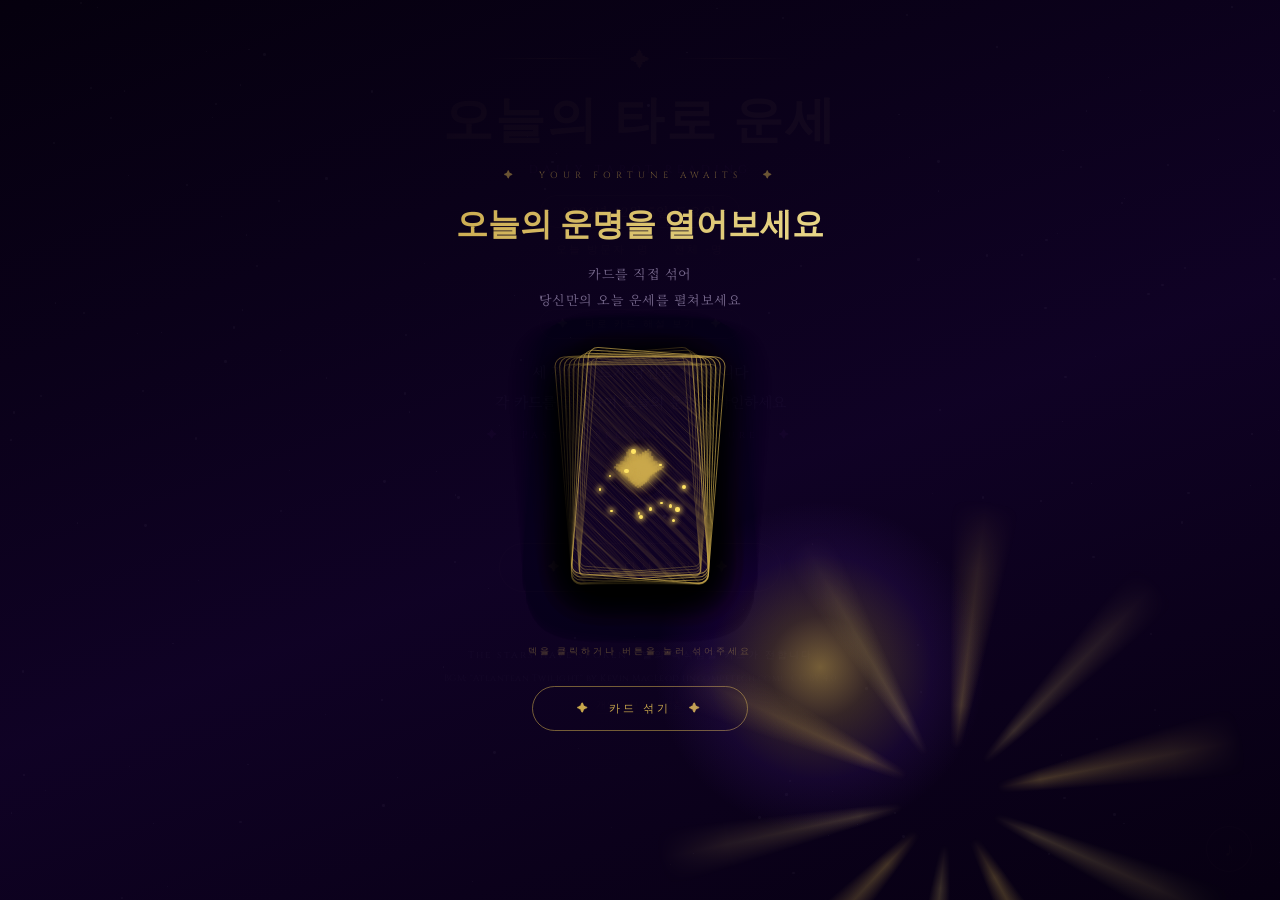
<file: index.html>
<!DOCTYPE html>
<html lang="ko">
<head>
<meta charset="UTF-8">
<meta name="viewport" content="width=device-width, initial-scale=1.0">
<meta http-equiv="Cache-Control" content="no-cache, no-store, must-revalidate">
<meta http-equiv="Pragma" content="no-cache">
<meta http-equiv="Expires" content="0">
<title>오늘의 타로 운세 | 무료 타로 카드 운세</title>
<meta name="description" content="메이저 아르카나 22장으로 오늘의 운세를 확인하세요. 과거·현재·미래 3장 카드 리딩으로 당신만의 하루를 열어보세요.">
<meta name="keywords" content="타로,타로 운세,오늘의 운세,무료 타로,타로 카드,메이저 아르카나,타로 리딩,운세,오늘의 타로">
<meta name="author" content="오늘의 타로 운세">
<meta property="og:type" content="website">
<meta property="og:title" content="오늘의 타로 운세 | 무료 타로 카드 운세">
<meta property="og:description" content="메이저 아르카나 22장으로 오늘의 운세를 확인하세요. 과거·현재·미래 3장 카드 리딩.">
<meta property="og:url" content="https://chihyoung.github.io/tarot-fortune/">
<meta property="og:image" content="https://chihyoung.github.io/tarot-fortune/images/19_the_sun.png">
<meta property="og:image:alt" content="오늘의 타로 운세 - 메이저 아르카나 카드 리딩">
<meta property="og:locale" content="ko_KR">
<meta name="twitter:card" content="summary_large_image">
<meta name="twitter:title" content="오늘의 타로 운세">
<meta name="twitter:description" content="메이저 아르카나 22장으로 오늘의 운세를 확인하세요.">
<meta name="twitter:image" content="https://chihyoung.github.io/tarot-fortune/images/19_the_sun.png">
<link rel="canonical" href="https://chihyoung.github.io/tarot-fortune/">
<meta name="google-site-verification" content="uQ1IU6CPBNb6Ci7ns7xQZQj0XWWM17Q_IkPBkyNnU1k" />
<!-- Google Analytics -->
<script async src="https://www.googletagmanager.com/gtag/js?id=G-DNCLPB00F5"></script>
<script>
  window.dataLayer = window.dataLayer || [];
  function gtag(){dataLayer.push(arguments);}
  gtag('js', new Date());
  gtag('config', 'G-DNCLPB00F5');
</script>
<link href="https://fonts.googleapis.com/css2?family=Cinzel:wght@400;600;700&family=Noto+Serif+KR:wght@300;400;600&display=swap" rel="stylesheet">
<link rel="stylesheet" href="style.css?v=20260530a">
</head>
<body>
<div id="stars"></div>
<div class="neb n1"></div><div class="neb n2"></div><div class="neb n3"></div>

<!-- ── Intro Shuffle Overlay ── -->
<div id="introOverlay" class="intro-overlay">
  <div class="intro-inner">
    <div class="intro-eyebrow">✦ &nbsp; Your Fortune Awaits &nbsp; ✦</div>
    <h2 class="intro-title">오늘의 운명을 열어보세요</h2>
    <p class="intro-sub">카드를 직접 섞어<br>당신만의 오늘 운세를 펼쳐보세요</p>
    <div class="shuffle-deck" id="shuffleDeck"></div>
    <p class="intro-hint" id="introHint">덱을 클릭하거나 버튼을 눌러 섞어주세요</p>
    <button class="shuffle-btn" id="shuffleBtn" onclick="doIntroShuffle()">✦ &nbsp; 카드 섞기 &nbsp; ✦</button>
  </div>
</div>

<!-- ── Topic Selection Overlay ── -->
<div id="topicOverlay" class="spread-overlay" style="display:none;z-index:895">
  <div class="spread-inner">
    <div class="intro-eyebrow">✦ &nbsp; Choose Your Question &nbsp; ✦</div>
    <h2 class="spread-title">무엇이 궁금하신가요?</h2>
    <p class="spread-sub">오늘 알고 싶은 주제를 선택하세요</p>
    <div class="topic-grid">
      <div class="topic-slot" onclick="chooseTopic('love')">
        <div class="topic-sym">♡</div>
        <div class="topic-kr">연애 · 감정</div>
        <div class="topic-desc">마음과 관계의 흐름</div>
      </div>
      <div class="topic-slot" onclick="chooseTopic('work')">
        <div class="topic-sym">✦</div>
        <div class="topic-kr">직장 · 진로</div>
        <div class="topic-desc">일과 미래의 방향</div>
      </div>
      <div class="topic-slot" onclick="chooseTopic('money')">
        <div class="topic-sym">◈</div>
        <div class="topic-kr">재물 · 기회</div>
        <div class="topic-desc">재물과 기회의 흐름</div>
      </div>
      <div class="topic-slot" onclick="chooseTopic('daily')">
        <div class="topic-sym">☽</div>
        <div class="topic-kr">오늘 하루</div>
        <div class="topic-desc">과거 · 현재 · 미래</div>
      </div>
    </div>
  </div>
</div>

<!-- ── Card Spread Overlay ── -->
<div id="spreadOverlay" class="spread-overlay">
  <div class="spread-inner">
    <div class="intro-eyebrow">✦ &nbsp; Choose Your Cards &nbsp; ✦</div>
    <h2 class="spread-title">끌리는 카드 3장을 골라주세요</h2>
    <p class="spread-sub">직관을 따라 오늘의 운명을 이끌 카드를 선택하세요</p>
    <div class="spread-cards" id="spreadCards"></div>
    <p class="spread-count" id="spreadCount">✦ &nbsp; 0 / 3 선택 &nbsp; ✦</p>
  </div>
</div>

<div class="wrap">
  <header>
    <div class="tdeco">
      <div class="tline"></div><span class="tsym">✦</span><div class="tline"></div>
    </div>
    <h1>오늘의 타로 운세</h1>
    <p class="sub">Daily Tarot Reading</p>
    <div class="date-badge" id="dateBadge"></div>
    <p class="visitor-counter">오늘 방문자 <span id="todayCount">-</span>명 &nbsp;·&nbsp; 전체 <span id="totalCount">-</span>명</p>
  </header>

  <div style="text-align:center;margin-bottom:18px">
    <a href="cards.html" style="display:inline-block;font-family:'Cinzel',serif;font-size:10px;letter-spacing:2px;color:rgba(201,168,76,.7);text-decoration:none;border:1px solid rgba(201,168,76,.28);border-radius:20px;padding:7px 18px;transition:color .2s,border-color .2s,box-shadow .2s" onmouseover="this.style.color='rgba(201,168,76,1)';this.style.borderColor='rgba(201,168,76,.7)';this.style.boxShadow='0 0 14px rgba(201,168,76,.2)'" onmouseout="this.style.color='rgba(201,168,76,.7)';this.style.borderColor='rgba(201,168,76,.28)';this.style.boxShadow='none'">✦ &nbsp; 타로 카드 해설 보기 &nbsp; ✦</a>
  </div>

  <p class="inst">
    세 장의 카드가 당신을 기다립니다<br>
    각 카드를 클릭하여 오늘의 운명을 확인하세요
    <br><span class="hint">✦ &nbsp; Past &nbsp;·&nbsp; Present &nbsp;·&nbsp; Future &nbsp; ✦</span>
  </p>

  <div class="grid" id="grid"></div>

  <div class="summary" id="summary">
    <div class="sum-outer">
      <div class="sum-corner tl"></div><div class="sum-corner tr"></div>
      <div class="sum-corner bl"></div><div class="sum-corner br"></div>
      <div class="sum-eyebrow">✦ &nbsp; Today's Oracle &nbsp; ✦</div>
      <div class="sum-title" id="sumTitle">오늘의 별이 전하는 말</div>
      <div class="sum-divider"><span></span><i>✦</i><span></span></div>
      <p class="sum-text" id="sumText"></p>
      <div class="sum-glow"></div>
    </div>
  </div>

  <!-- 광고 모달 -->
  <div class="ad-modal" id="adModal">
    <div class="ad-box">
      <div class="ad-label">잠시 후 오늘의 운세가 공개됩니다</div>
      <!-- ▼ 카카오 애드핏: data-ad-unit 값을 발급받은 ID로 교체하세요 -->
      <div class="ad-slot">
        <ins class="kakao_ad_area" style="display:none;"
          data-ad-unit="DAN-XXXXXXXXXX"
          data-ad-width="320"
          data-ad-height="100"></ins>
        <span class="ad-slot-hint" id="adHint">AD</span>
      </div>
      <!-- ▲ 애드핏 스크립트는 </body> 직전에 한 번만 삽입됩니다 -->
      <div class="ad-countdown" id="adCountdown"><b id="adCount">5</b> 초 후 운세 공개</div>
      <button class="ad-skip" id="adSkip" onclick="closeAd()">✦ &nbsp; 운세 보기 &nbsp; ✦</button>
    </div>
  </div>

  <div id="shareWrap" style="text-align:center;margin-bottom:20px;display:none">
    <button class="btn share-btn" onclick="shareResult()">✦ &nbsp; 운세 결과 공유하기 &nbsp; ✦</button>
  </div>

  <button class="btn" onclick="shuffle()">✦ &nbsp; 카드 다시 뽑기 &nbsp; ✦</button>

  <footer>
    <p style="color:rgba(255,255,255,.75)">The stars have spoken · 별의 속삭임을 카드가 전합니다</p>
    <p style="margin-top:10px;font-size:9px;color:rgba(255,255,255,.6);letter-spacing:0.5px">BGM: "Atlantean Twilight" by Kevin MacLeod (incompetech.com) · CC BY 4.0</p>
    <p style="margin-top:14px;font-size:10px"><a href="privacy.html" style="color:rgba(201,168,76,.55);text-decoration:none;letter-spacing:1px;border-bottom:1px solid rgba(201,168,76,.2);padding-bottom:1px">개인정보처리방침</a></p>
  </footer>
</div>

<button id="musicToggle" class="music-btn" onclick="toggleMusic()" title="배경음악 켜기/끄기">♪</button>
<script>
/* ── 주제 선택 ── */
(function(){
  var spreadOverlay = document.getElementById('spreadOverlay');
  var topicOverlay  = document.getElementById('topicOverlay');
  var _topic = null;
  // 상태: IDLE → TOPIC_SHOWN → TOPIC_SELECTED → READING → IDLE
  var STATE = 'IDLE';

  var TOPICS = {
    love:  { title:'마음이 전하는 오늘의 메시지',  hint:'감정 · 상대 · 흐름',     pos:['현재 감정','상대 마음','앞으로의 흐름'] },
    work:  { title:'일과 진로의 오늘 메시지',       hint:'현재 · 장애물 · 조언',   pos:['현재 상황','장애물','조언'] },
    money: { title:'재물과 기회의 오늘 메시지',     hint:'흐름 · 기회 · 주의',     pos:['현재 흐름','기회','주의할 점'] },
    daily: { title:'오늘의 별이 전하는 말',         hint:'Past · Present · Future', pos:['과거','현재','미래'] }
  };

  new MutationObserver(function(){
    var visible = spreadOverlay.style.display==='flex' || spreadOverlay.classList.contains('spread-visible');
    if(visible){
      if(STATE === 'IDLE'){
        STATE = 'TOPIC_SHOWN';
        _topic = null;
        spreadOverlay.style.display = 'none';
        spreadOverlay.classList.remove('spread-visible');
        topicOverlay.style.display = 'flex';
        requestAnimationFrame(function(){ topicOverlay.classList.add('spread-visible'); });
      } else if(STATE === 'TOPIC_SELECTED'){
        STATE = 'READING';
      }
    } else {
      if(STATE === 'READING') STATE = 'IDLE';
    }
  }).observe(spreadOverlay, {attributes:true, attributeFilter:['style','class']});

  window.chooseTopic = function(topic){
    _topic = topic;
    STATE = 'TOPIC_SELECTED';
    var t = TOPICS[topic];
    var hint = document.querySelector('.hint');
    if(hint) hint.innerHTML = '✦ &nbsp;' + t.hint + '&nbsp; ✦';
    topicOverlay.classList.remove('spread-visible');
    topicOverlay.classList.add('spread-hiding');
    setTimeout(function(){
      topicOverlay.style.display = 'none';
      topicOverlay.classList.remove('spread-hiding');
      spreadOverlay.style.display = 'flex';
      requestAnimationFrame(function(){ spreadOverlay.classList.add('spread-visible'); });
    }, 500);
  };

  function applyLabels(){
    if(!_topic) return;
    var t = TOPICS[_topic];
    var titleEl = document.getElementById('sumTitle');
    if(titleEl && titleEl.textContent !== t.title) titleEl.textContent = t.title;
    // dataset.topic 플래그로 동일 토픽에서 재처리 방지 (childList 무한루프 차단)
    document.querySelectorAll('.sum-pos-lbl').forEach(function(el, i){
      if(!t.pos[i] || el.dataset.topic === _topic) return;
      el.dataset.topic = _topic;
      var html = el.innerHTML;
      var sep = '&nbsp;·&nbsp;';
      var si = html.indexOf(sep);
      el.innerHTML = si >= 0
        ? '✦ ' + t.pos[i] + ' &nbsp;·&nbsp; ' + html.slice(si + sep.length)
        : '✦ ' + t.pos[i] + ' · ';
    });
    // textContent 동일값 체크로 불필요한 childList 뮤테이션 방지
    document.querySelectorAll('.pos-lbl').forEach(function(el, i){
      if(t.pos[i] && el.textContent !== t.pos[i]) el.textContent = t.pos[i];
    });
  }

  new MutationObserver(applyLabels).observe(document.getElementById('sumText'), {childList:true, subtree:true});
  new MutationObserver(applyLabels).observe(document.getElementById('grid'),    {childList:true, subtree:true});
})();
</script>
<script>
(function(){
  var sum = document.getElementById('summary');
  var wrap = document.getElementById('shareWrap');
  new MutationObserver(function(){
    wrap.style.display = sum.classList.contains('on') ? 'block' : 'none';
  }).observe(sum, {attributes:true, attributeFilter:['class']});

  window.shareResult = async function(){
    var cards = Array.from(document.querySelectorAll('.cname-kr')).map(function(el){ return el.textContent.trim(); }).filter(Boolean);
    var title = document.getElementById('sumTitle').textContent.trim();
    var rawText = document.getElementById('sumText').innerText.trim();
    var url = 'https://chihyoung.github.io/tarot-fortune/';
    var cardLine = cards.length ? '🃏 ' + cards.join(' · ') + '\n\n' : '';
    var shareText = '✦ 오늘의 타로 운세 ✦\n' + cardLine + title + '\n\n' + rawText + '\n\n나도 타로 운세 뽑기 👉 ' + url;
    try {
      if(navigator.share){ await navigator.share({title:'오늘의 타로 운세', text:shareText, url:url}); return; }
    } catch(e) {}
    try {
      await navigator.clipboard.writeText(shareText);
      showToast('운세 결과가 복사되었습니다 ✦');
    } catch(e) {}
  };

  function showToast(msg){
    var t = document.createElement('div');
    t.textContent = msg;
    t.className = 'share-toast';
    document.body.appendChild(t);
    requestAnimationFrame(function(){ t.classList.add('show'); });
    setTimeout(function(){ t.classList.remove('show'); setTimeout(function(){ t.remove(); }, 400); }, 2500);
  }
})();
</script>
<script src="app.js?v=20260530b"></script>
<script>
/* 다시 뽑기: 원래 shuffle(=_0x48663f)이 spreadOverlay를 표시하면
   topic 상태머신(STATE=IDLE)이 가로채 topic overlay를 먼저 보여줌.
   _initCardSpread가 app.js에 노출되면 그쪽을 우선 사용. */
(function(){
  var _orig = window.shuffle;
  window.shuffle = function(){
    if(window._initCardSpread) window._initCardSpread();
    else if(_orig) _orig();
  };
})();
</script>
<!-- 카카오 애드핏 스크립트 (data-ad-unit ID 교체 후 주석 해제) -->
<!-- <script type="text/javascript" src="//t1.daumcdn.net/kas/static/ba.min.js" async></script> -->
</body>
</html>
</file>
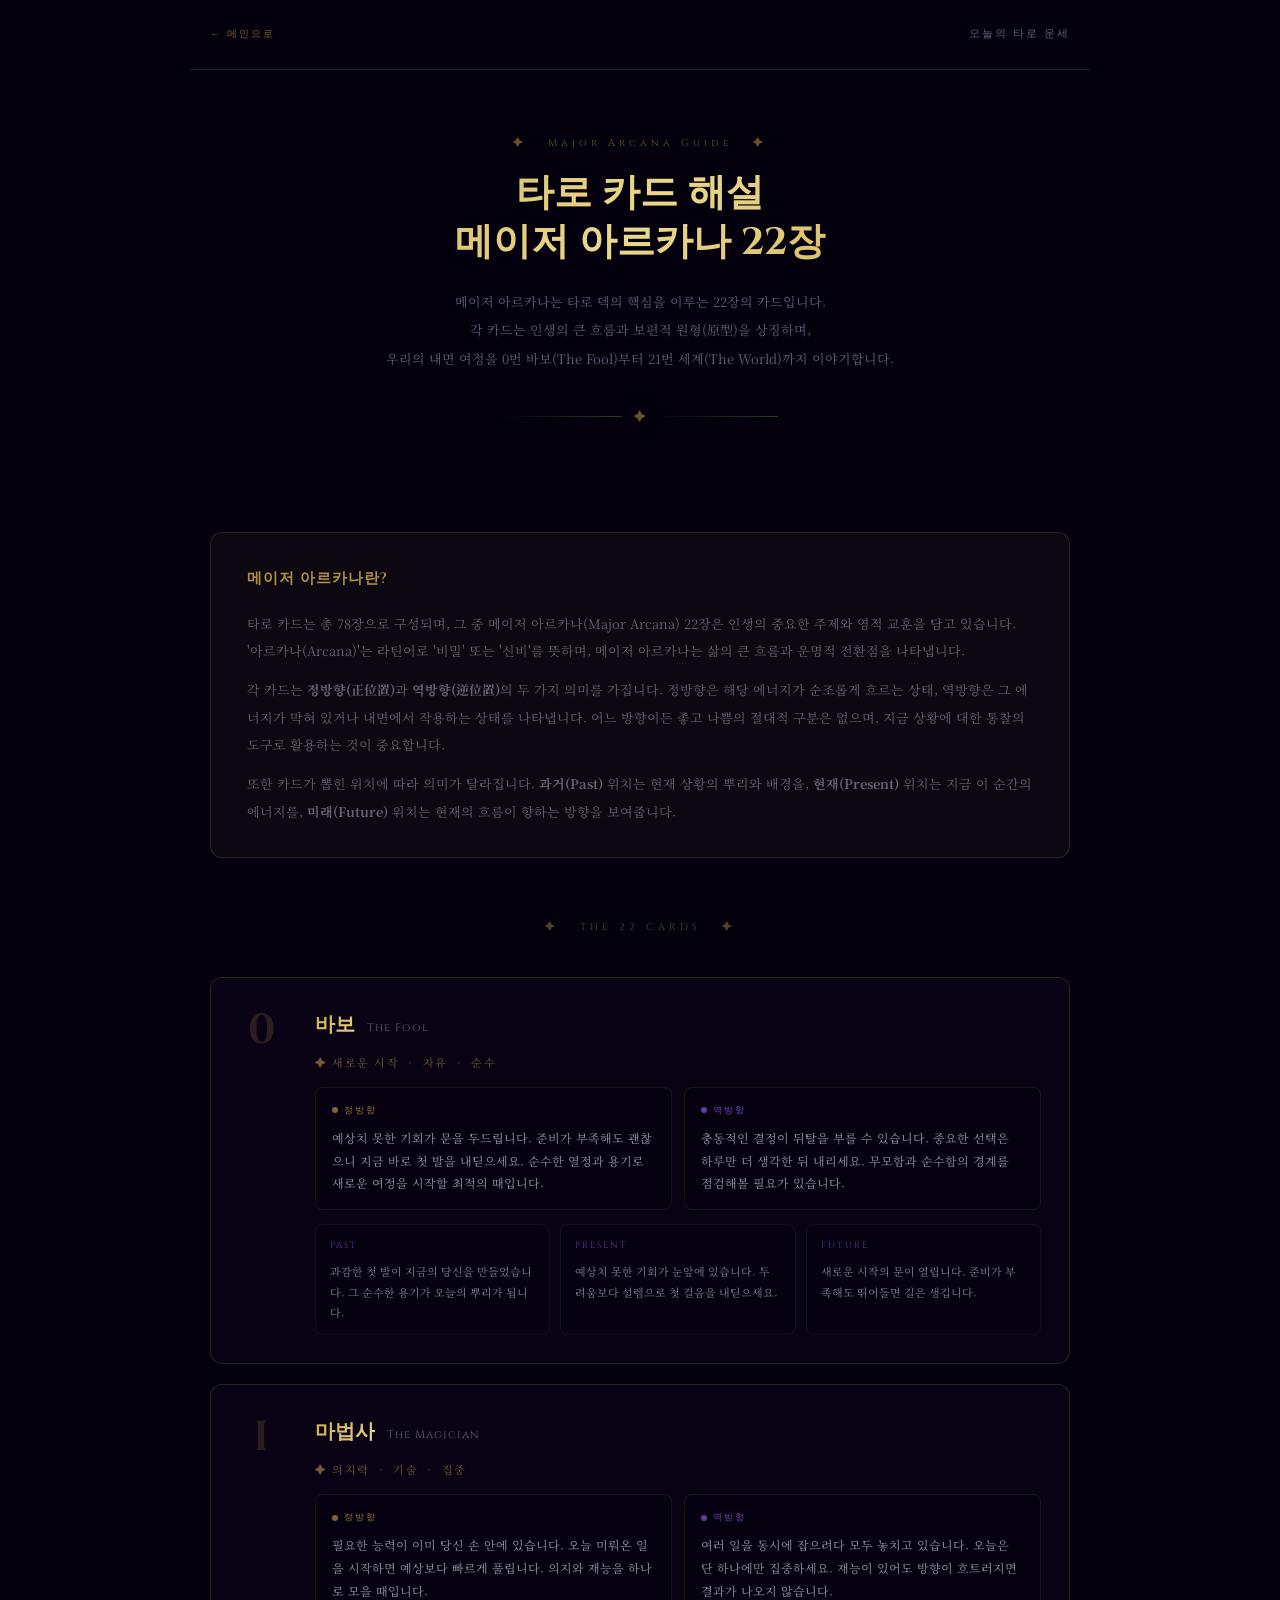
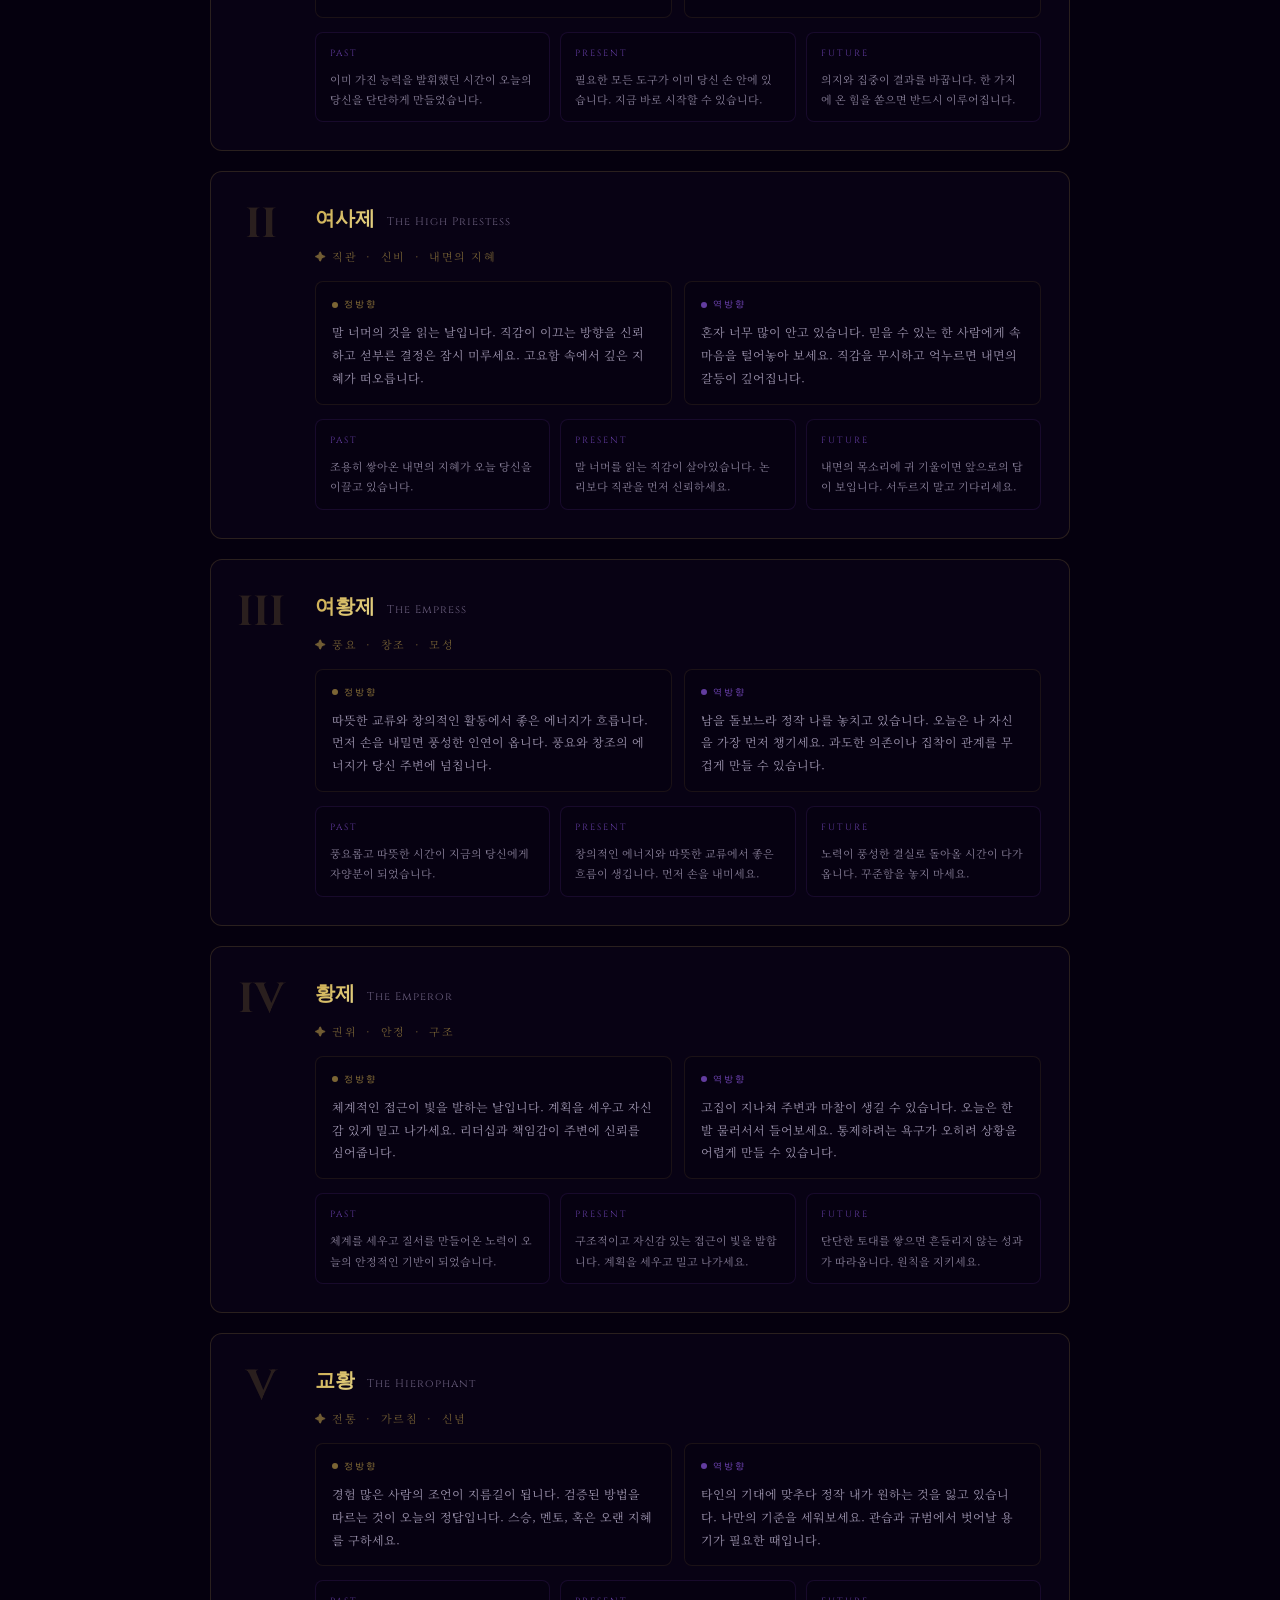
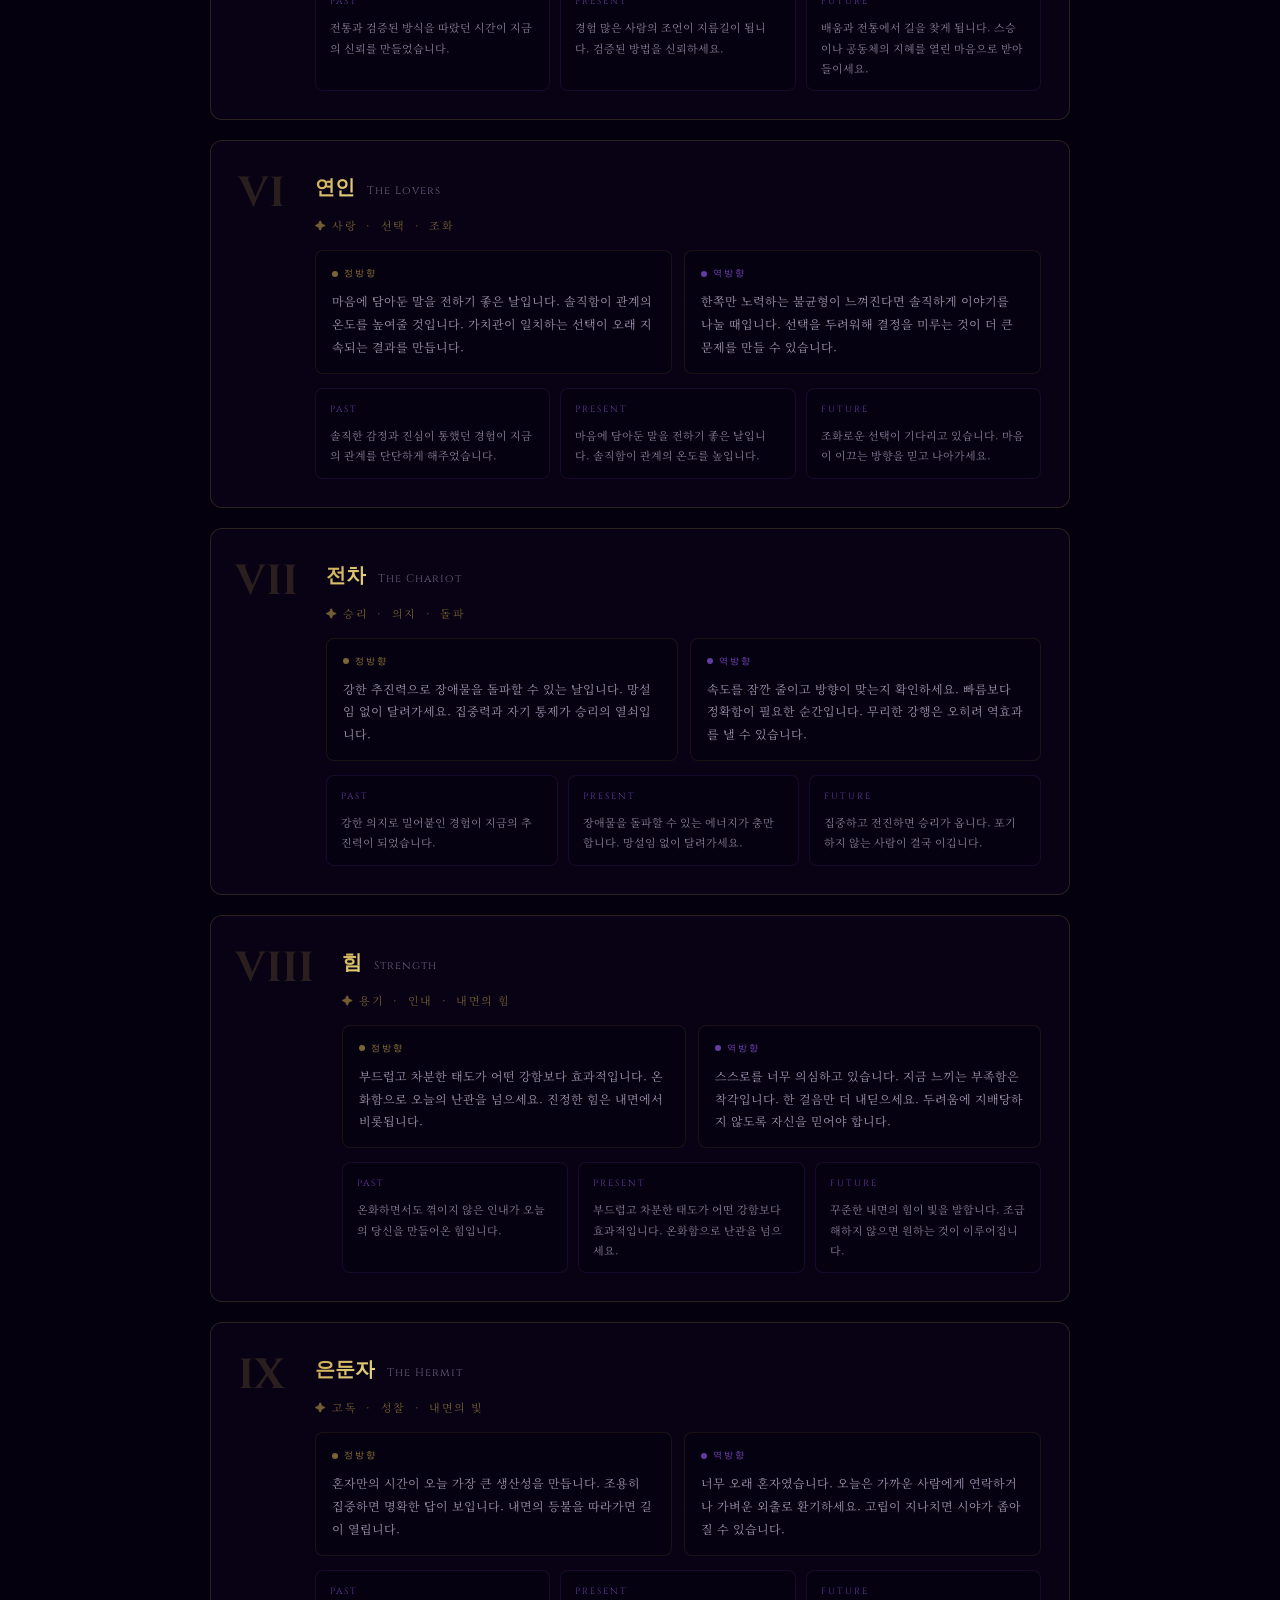
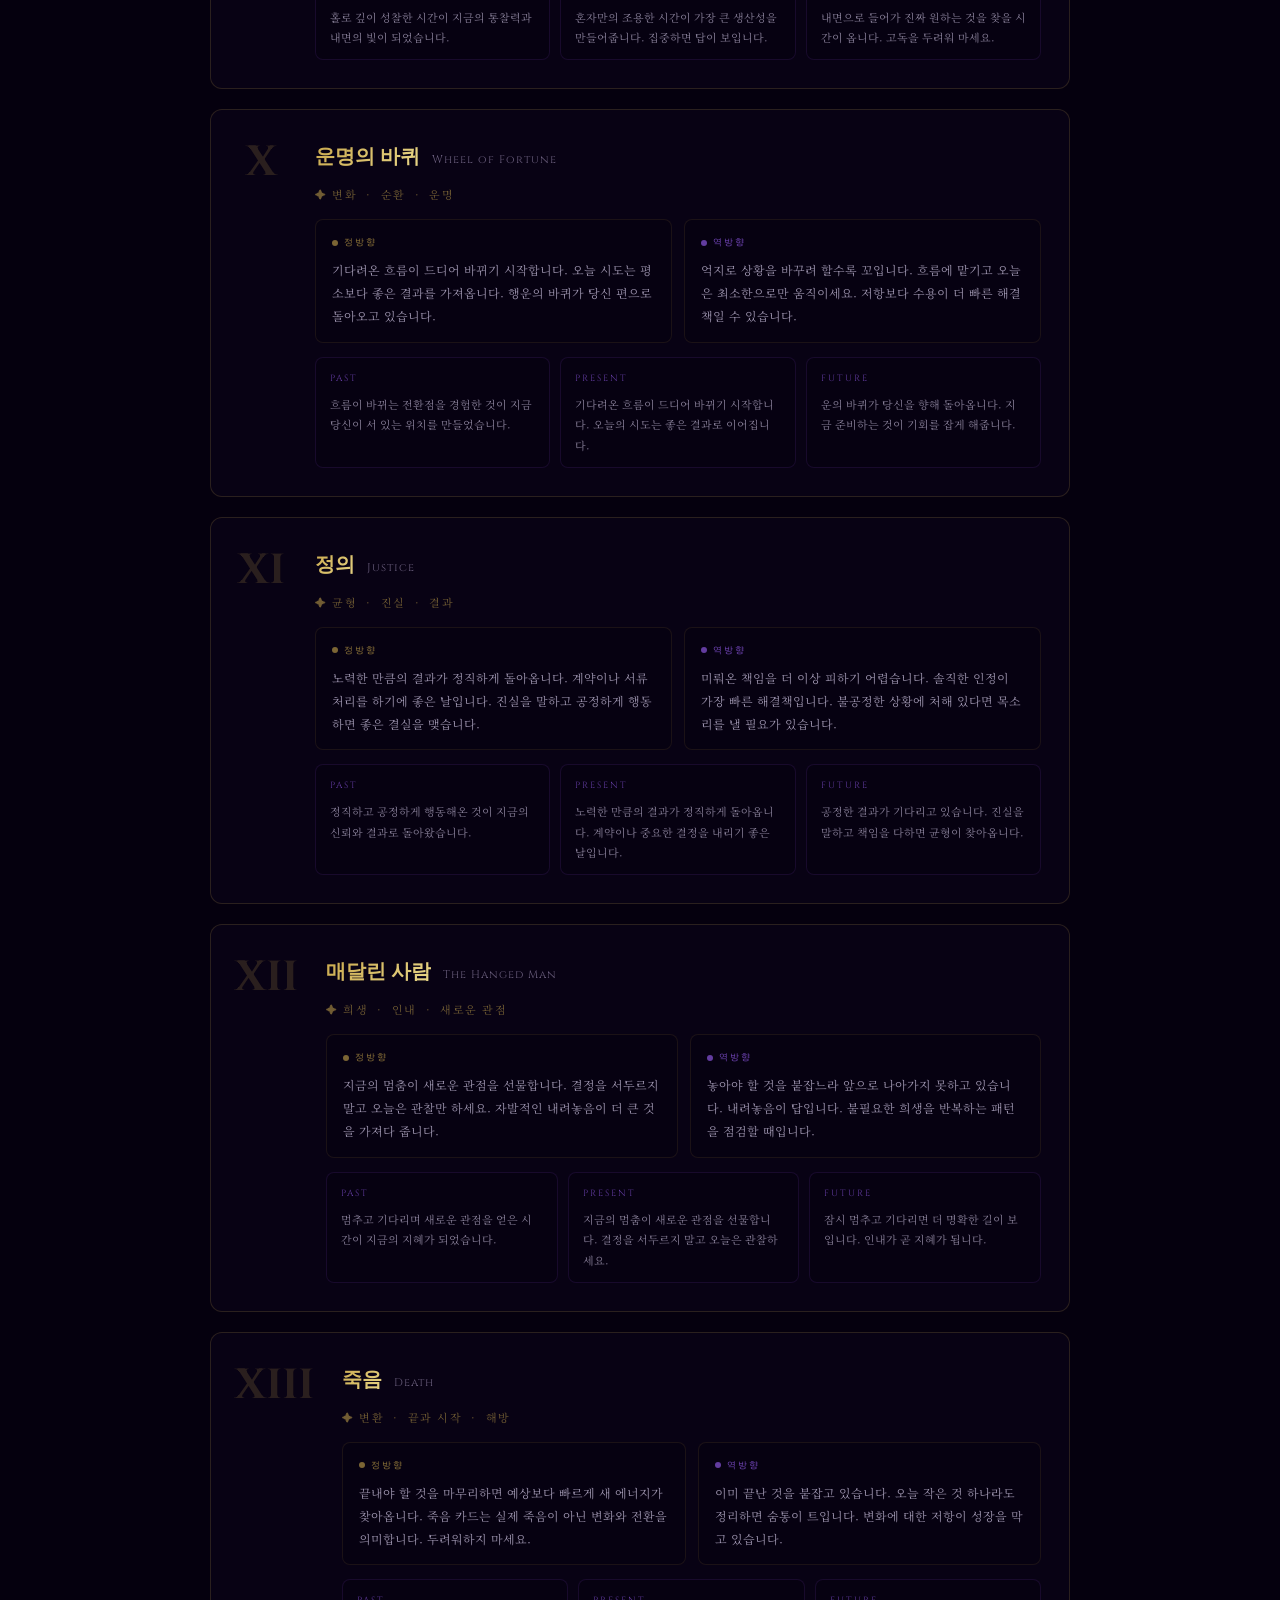
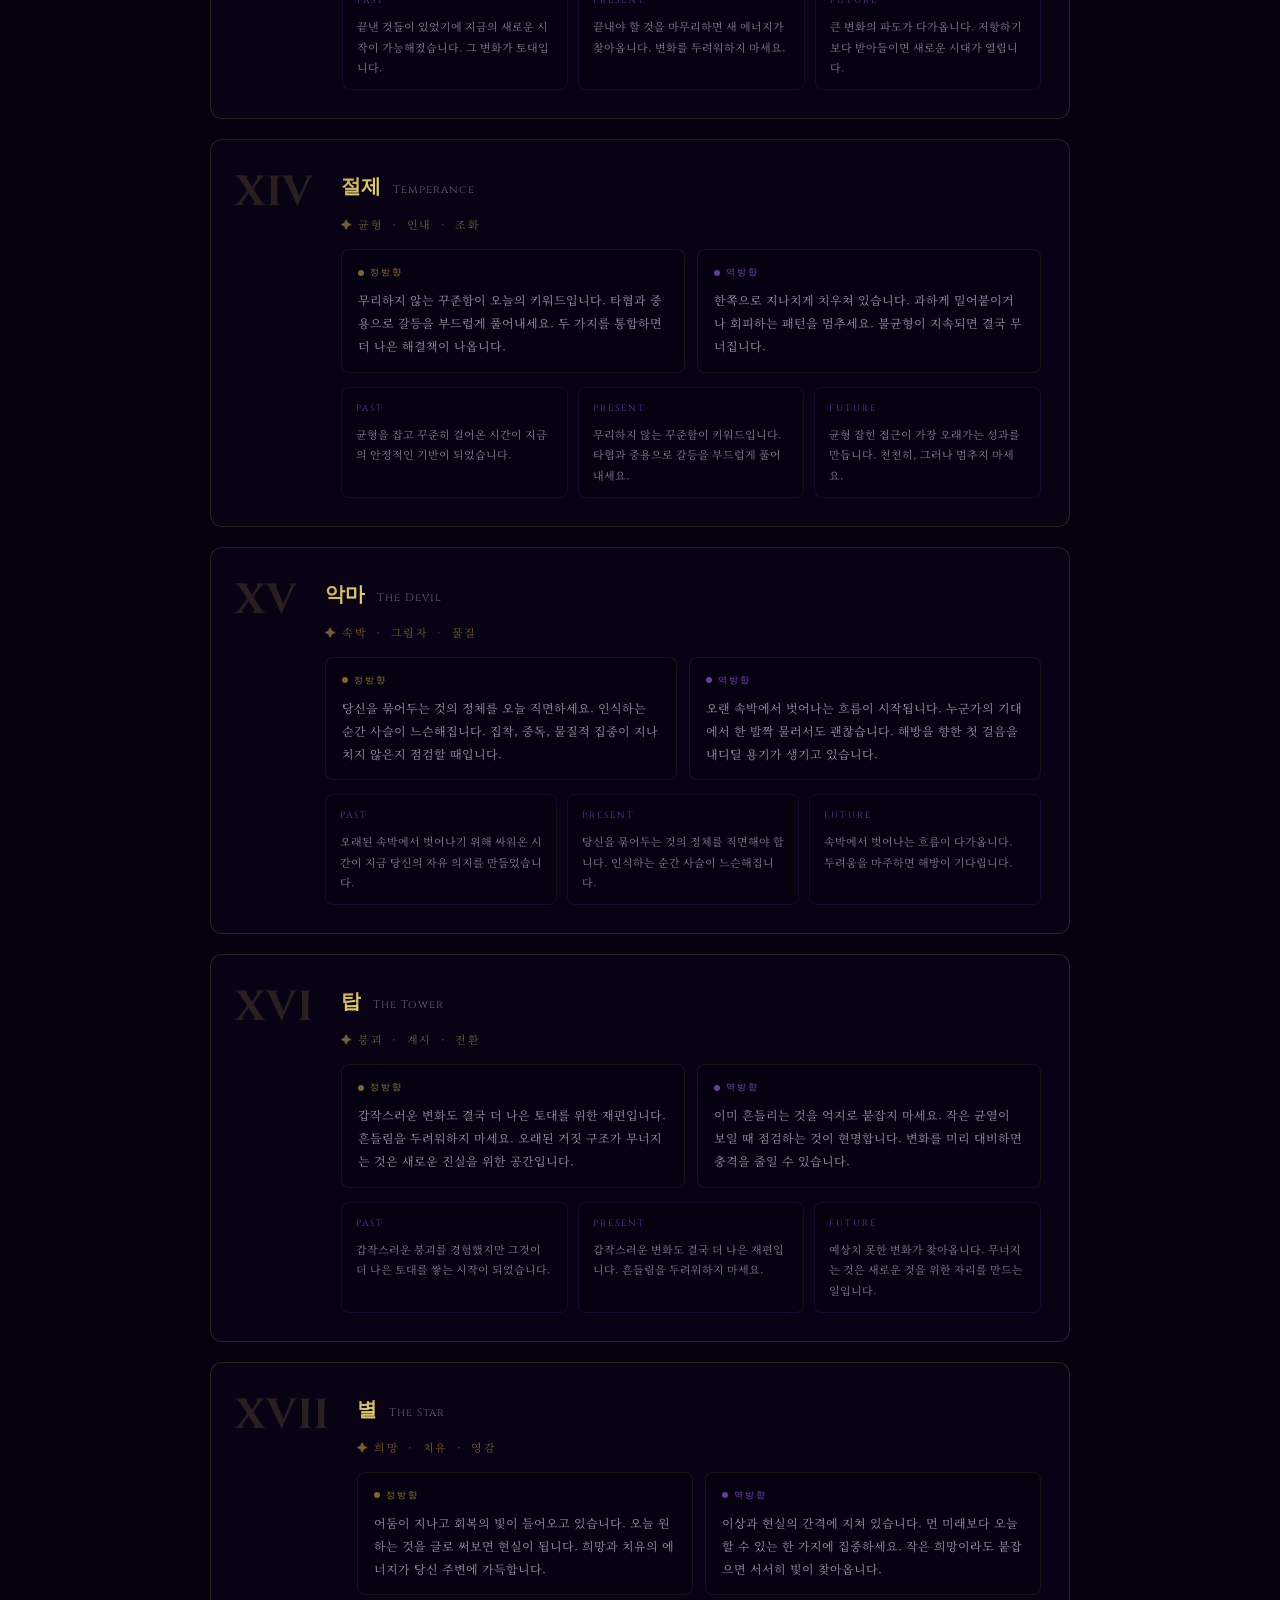
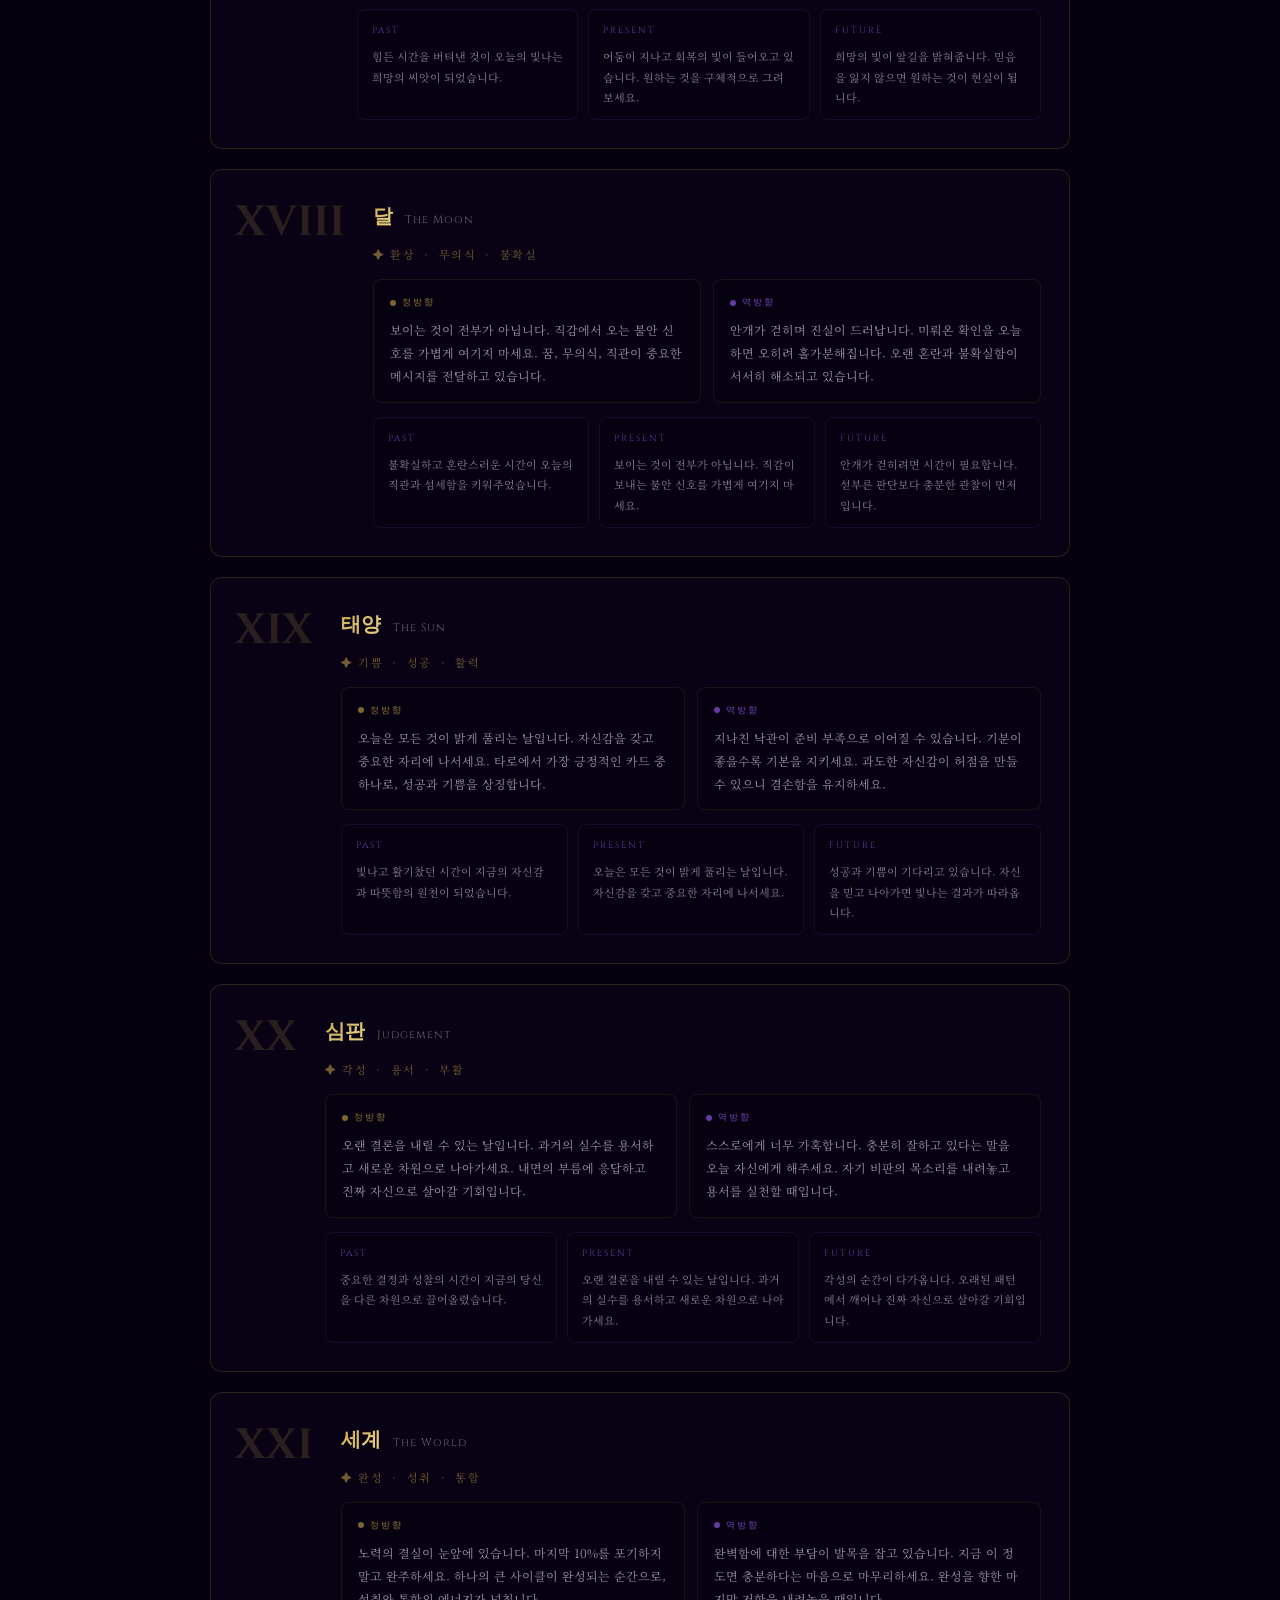
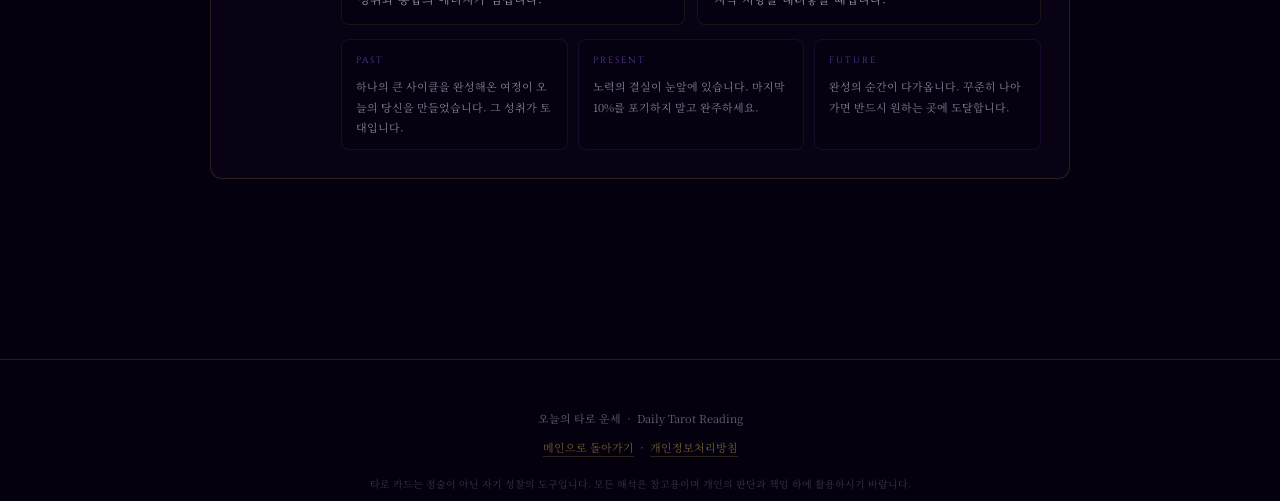
<file: cards.html>
<!DOCTYPE html>
<html lang="ko">
<head>
<meta charset="UTF-8">
<meta name="viewport" content="width=device-width, initial-scale=1.0">
<title>타로 카드 해설 | 메이저 아르카나 22장 완전 가이드</title>
<meta name="description" content="메이저 아르카나 22장의 의미와 해석을 담은 타로 카드 완전 가이드. 정방향·역방향 의미, 과거·현재·미래 해석까지 자세히 설명합니다.">
<meta name="keywords" content="타로 카드 해설,메이저 아르카나,타로 카드 의미,타로 정방향,타로 역방향,바보 카드,마법사 카드,타로 공부,타로 입문">
<meta name="author" content="오늘의 타로 운세">
<meta property="og:type" content="article">
<meta property="og:title" content="타로 카드 해설 | 메이저 아르카나 22장 완전 가이드">
<meta property="og:description" content="메이저 아르카나 22장의 정방향·역방향 의미와 과거·현재·미래 해석까지 자세히 설명합니다.">
<meta property="og:url" content="https://chihyoung.github.io/tarot-fortune/cards.html">
<meta property="og:image" content="https://chihyoung.github.io/tarot-fortune/images/19_the_sun.png">
<meta property="og:image:alt" content="메이저 아르카나 22장 타로 카드 해설">
<meta property="og:locale" content="ko_KR">
<meta name="twitter:card" content="summary_large_image">
<meta name="twitter:title" content="타로 카드 해설 | 메이저 아르카나 22장 완전 가이드">
<meta name="twitter:description" content="메이저 아르카나 22장의 정방향·역방향 의미와 과거·현재·미래 해석까지 자세히 설명합니다.">
<meta name="twitter:image" content="https://chihyoung.github.io/tarot-fortune/images/19_the_sun.png">
<link rel="canonical" href="https://chihyoung.github.io/tarot-fortune/cards.html">
<!-- Google Analytics -->
<script async src="https://www.googletagmanager.com/gtag/js?id=G-DNCLPB00F5"></script>
<script>
  window.dataLayer = window.dataLayer || [];
  function gtag(){dataLayer.push(arguments);}
  gtag('js', new Date());
  gtag('config', 'G-DNCLPB00F5');
</script>
<link href="https://fonts.googleapis.com/css2?family=Cinzel:wght@400;600;700&family=Noto+Serif+KR:wght@300;400;600&display=swap" rel="stylesheet">
<style>
*{box-sizing:border-box;margin:0;padding:0}
:root{
  --gold:#c9a84c;--gold2:#ead98b;
  --bg:#05000e;--bg2:#0d0020;
  --text:rgba(220,210,240,.82);--text-dim:rgba(184,168,208,.55);
  --border:rgba(201,168,76,.18);
}
body{background:var(--bg);color:var(--text);font-family:'Noto Serif KR',serif;font-size:14px;line-height:1.9}
a{text-decoration:none;color:inherit}

/* ── layout ── */
.wrap{max-width:900px;margin:0 auto;padding:0 20px 100px}

/* ── nav ── */
.topnav{
  display:flex;align-items:center;justify-content:space-between;
  padding:24px 20px;max-width:900px;margin:0 auto;
  border-bottom:1px solid var(--border);
}
.back-link{
  font-family:'Cinzel',serif;font-size:10px;letter-spacing:2px;
  color:rgba(201,168,76,.6);transition:color .2s;
}
.back-link:hover{color:var(--gold)}
.site-name{font-family:'Cinzel',serif;font-size:11px;letter-spacing:2px;color:var(--text-dim)}

/* ── hero ── */
.hero{text-align:center;padding:64px 20px 56px}
.hero-eyebrow{
  font-family:'Cinzel',serif;font-size:10px;letter-spacing:4px;
  color:rgba(201,168,76,.5);margin-bottom:16px;
}
.hero h1{
  font-family:'Cinzel',serif;font-size:clamp(22px,5vw,38px);font-weight:700;
  background:linear-gradient(135deg,var(--gold) 0%,var(--gold2) 50%,var(--gold) 100%);
  -webkit-background-clip:text;-webkit-text-fill-color:transparent;background-clip:text;
  margin-bottom:20px;line-height:1.3;
}
.hero-sub{
  font-size:13px;color:var(--text-dim);line-height:2.2;max-width:560px;margin:0 auto 32px;
}
.hero-divider{
  display:flex;align-items:center;gap:12px;justify-content:center;margin-bottom:48px;
}
.hero-divider span{flex:1;max-width:120px;height:1px;background:linear-gradient(90deg,transparent,rgba(201,168,76,.3))}
.hero-divider i{color:rgba(201,168,76,.5);font-style:normal;font-size:12px}

/* ── intro section ── */
.intro-section{
  background:rgba(201,168,76,.04);border:1px solid var(--border);
  border-radius:12px;padding:32px 36px;margin-bottom:60px;
}
.intro-section h2{
  font-family:'Cinzel',serif;font-size:15px;font-weight:600;letter-spacing:1px;
  color:rgba(201,168,76,.85);margin-bottom:16px;
}
.intro-section p{color:var(--text-dim);font-size:13px;line-height:2.1;margin-bottom:12px}
.intro-section p:last-child{margin-bottom:0}

/* ── arcana list ── */
.section-label{
  font-family:'Cinzel',serif;font-size:10px;letter-spacing:4px;
  color:rgba(201,168,76,.4);text-align:center;margin-bottom:40px;
}

/* ── card entry ── */
.card-entry{
  display:grid;grid-template-columns:auto 1fr;gap:0 28px;
  border:1px solid var(--border);border-radius:12px;
  padding:28px 28px 28px 24px;margin-bottom:20px;
  background:rgba(120,60,200,.03);
  transition:border-color .3s,background .3s;
}
.card-entry:hover{border-color:rgba(201,168,76,.32);background:rgba(120,60,200,.07)}

.card-num{
  font-family:'Cinzel',serif;font-size:clamp(28px,6vw,42px);font-weight:700;
  color:rgba(201,168,76,.18);line-height:1;
  min-width:52px;text-align:center;padding-top:4px;
}
.card-body{}
.card-names{display:flex;align-items:baseline;gap:12px;flex-wrap:wrap;margin-bottom:8px}
.card-kr{
  font-family:'Cinzel',serif;font-size:clamp(16px,3.5vw,20px);font-weight:600;
  background:linear-gradient(135deg,var(--gold),var(--gold2));
  -webkit-background-clip:text;-webkit-text-fill-color:transparent;background-clip:text;
}
.card-en{font-family:'Cinzel',serif;font-size:11px;letter-spacing:1px;color:var(--text-dim)}
.card-kw{
  font-size:11px;letter-spacing:1.5px;color:rgba(201,168,76,.55);
  margin-bottom:14px;
}
.meaning-grid{display:grid;grid-template-columns:1fr 1fr;gap:12px;margin-bottom:14px}
@media(max-width:540px){.meaning-grid{grid-template-columns:1fr}}
.meaning-box{
  background:rgba(5,0,14,.4);border:1px solid rgba(201,168,76,.1);
  border-radius:8px;padding:14px 16px;
}
.meaning-label{
  font-family:'Cinzel',serif;font-size:9px;letter-spacing:2px;
  margin-bottom:8px;display:flex;align-items:center;gap:6px;
}
.meaning-label.up{color:rgba(201,168,76,.7)}
.meaning-label.rv{color:rgba(160,100,255,.7)}
.meaning-label::before{content:'';display:inline-block;width:6px;height:6px;border-radius:50%}
.meaning-label.up::before{background:rgba(201,168,76,.6)}
.meaning-label.rv::before{background:rgba(160,100,255,.6)}
.meaning-text{font-size:12px;color:rgba(220,210,240,.7);line-height:1.9}

.pos-grid{display:grid;grid-template-columns:repeat(3,1fr);gap:10px}
@media(max-width:540px){.pos-grid{grid-template-columns:1fr}}
.pos-box{
  background:rgba(5,0,14,.4);border:1px solid rgba(120,60,200,.15);
  border-radius:8px;padding:12px 14px;
}
.pos-label{
  font-family:'Cinzel',serif;font-size:9px;letter-spacing:2px;
  color:rgba(160,100,255,.6);margin-bottom:7px;
}
.pos-text{font-size:11px;color:rgba(220,210,240,.6);line-height:1.85}

/* ── footer ── */
.page-footer{
  text-align:center;padding:48px 20px 0;
  border-top:1px solid var(--border);margin-top:60px;
}
.page-footer p{font-size:11px;color:var(--text-dim);margin-bottom:8px}
.page-footer a{color:rgba(201,168,76,.55);border-bottom:1px solid rgba(201,168,76,.2);padding-bottom:1px}
.page-footer a:hover{color:var(--gold)}

@media(max-width:480px){
  .card-entry{grid-template-columns:1fr;gap:8px 0}
  .card-num{font-size:22px;min-width:auto;text-align:left}
  .intro-section{padding:24px 20px}
}
</style>
</head>
<body>

<nav class="topnav">
  <a class="back-link" href="./index.html?skip=1">← 메인으로</a>
  <span class="site-name">오늘의 타로 운세</span>
</nav>

<div class="wrap">

  <div class="hero">
    <div class="hero-eyebrow">✦ &nbsp; Major Arcana Guide &nbsp; ✦</div>
    <h1>타로 카드 해설<br>메이저 아르카나 22장</h1>
    <p class="hero-sub">
      메이저 아르카나는 타로 덱의 핵심을 이루는 22장의 카드입니다.<br>
      각 카드는 인생의 큰 흐름과 보편적 원형(原型)을 상징하며,<br>
      우리의 내면 여정을 0번 바보(The Fool)부터 21번 세계(The World)까지 이야기합니다.
    </p>
    <div class="hero-divider">
      <span></span><i>✦</i><span></span>
    </div>
  </div>

  <div class="intro-section">
    <h2>메이저 아르카나란?</h2>
    <p>타로 카드는 총 78장으로 구성되며, 그 중 메이저 아르카나(Major Arcana) 22장은 인생의 중요한 주제와 영적 교훈을 담고 있습니다. '아르카나(Arcana)'는 라틴어로 '비밀' 또는 '신비'를 뜻하며, 메이저 아르카나는 삶의 큰 흐름과 운명적 전환점을 나타냅니다.</p>
    <p>각 카드는 <strong>정방향(正位置)</strong>과 <strong>역방향(逆位置)</strong>의 두 가지 의미를 가집니다. 정방향은 해당 에너지가 순조롭게 흐르는 상태, 역방향은 그 에너지가 막혀 있거나 내면에서 작용하는 상태를 나타냅니다. 어느 방향이든 좋고 나쁨의 절대적 구분은 없으며, 지금 상황에 대한 통찰의 도구로 활용하는 것이 중요합니다.</p>
    <p>또한 카드가 뽑힌 위치에 따라 의미가 달라집니다. <strong>과거(Past)</strong> 위치는 현재 상황의 뿌리와 배경을, <strong>현재(Present)</strong> 위치는 지금 이 순간의 에너지를, <strong>미래(Future)</strong> 위치는 현재의 흐름이 향하는 방향을 보여줍니다.</p>
  </div>

  <p class="section-label">✦ &nbsp; THE 22 CARDS &nbsp; ✦</p>

  <!-- 0. 바보 -->
  <div class="card-entry">
    <div class="card-num">0</div>
    <div class="card-body">
      <div class="card-names">
        <span class="card-kr">바보</span>
        <span class="card-en">The Fool</span>
      </div>
      <p class="card-kw">✦ 새로운 시작 &nbsp;·&nbsp; 자유 &nbsp;·&nbsp; 순수</p>
      <div class="meaning-grid">
        <div class="meaning-box">
          <div class="meaning-label up">정방향</div>
          <p class="meaning-text">예상치 못한 기회가 문을 두드립니다. 준비가 부족해도 괜찮으니 지금 바로 첫 발을 내딛으세요. 순수한 열정과 용기로 새로운 여정을 시작할 최적의 때입니다.</p>
        </div>
        <div class="meaning-box">
          <div class="meaning-label rv">역방향</div>
          <p class="meaning-text">충동적인 결정이 뒤탈을 부를 수 있습니다. 중요한 선택은 하루만 더 생각한 뒤 내리세요. 무모함과 순수함의 경계를 점검해볼 필요가 있습니다.</p>
        </div>
      </div>
      <div class="pos-grid">
        <div class="pos-box"><div class="pos-label">PAST</div><p class="pos-text">과감한 첫 발이 지금의 당신을 만들었습니다. 그 순수한 용기가 오늘의 뿌리가 됩니다.</p></div>
        <div class="pos-box"><div class="pos-label">PRESENT</div><p class="pos-text">예상치 못한 기회가 눈앞에 있습니다. 두려움보다 설렘으로 첫 걸음을 내딛으세요.</p></div>
        <div class="pos-box"><div class="pos-label">FUTURE</div><p class="pos-text">새로운 시작의 문이 열립니다. 준비가 부족해도 뛰어들면 길은 생깁니다.</p></div>
      </div>
    </div>
  </div>

  <!-- I. 마법사 -->
  <div class="card-entry">
    <div class="card-num">I</div>
    <div class="card-body">
      <div class="card-names">
        <span class="card-kr">마법사</span>
        <span class="card-en">The Magician</span>
      </div>
      <p class="card-kw">✦ 의지력 &nbsp;·&nbsp; 기술 &nbsp;·&nbsp; 집중</p>
      <div class="meaning-grid">
        <div class="meaning-box">
          <div class="meaning-label up">정방향</div>
          <p class="meaning-text">필요한 능력이 이미 당신 손 안에 있습니다. 오늘 미뤄온 일을 시작하면 예상보다 빠르게 풀립니다. 의지와 재능을 하나로 모을 때입니다.</p>
        </div>
        <div class="meaning-box">
          <div class="meaning-label rv">역방향</div>
          <p class="meaning-text">여러 일을 동시에 잡으려다 모두 놓치고 있습니다. 오늘은 단 하나에만 집중하세요. 재능이 있어도 방향이 흐트러지면 결과가 나오지 않습니다.</p>
        </div>
      </div>
      <div class="pos-grid">
        <div class="pos-box"><div class="pos-label">PAST</div><p class="pos-text">이미 가진 능력을 발휘했던 시간이 오늘의 당신을 단단하게 만들었습니다.</p></div>
        <div class="pos-box"><div class="pos-label">PRESENT</div><p class="pos-text">필요한 모든 도구가 이미 당신 손 안에 있습니다. 지금 바로 시작할 수 있습니다.</p></div>
        <div class="pos-box"><div class="pos-label">FUTURE</div><p class="pos-text">의지와 집중이 결과를 바꿉니다. 한 가지에 온 힘을 쏟으면 반드시 이루어집니다.</p></div>
      </div>
    </div>
  </div>

  <!-- II. 여사제 -->
  <div class="card-entry">
    <div class="card-num">II</div>
    <div class="card-body">
      <div class="card-names">
        <span class="card-kr">여사제</span>
        <span class="card-en">The High Priestess</span>
      </div>
      <p class="card-kw">✦ 직관 &nbsp;·&nbsp; 신비 &nbsp;·&nbsp; 내면의 지혜</p>
      <div class="meaning-grid">
        <div class="meaning-box">
          <div class="meaning-label up">정방향</div>
          <p class="meaning-text">말 너머의 것을 읽는 날입니다. 직감이 이끄는 방향을 신뢰하고 섣부른 결정은 잠시 미루세요. 고요함 속에서 깊은 지혜가 떠오릅니다.</p>
        </div>
        <div class="meaning-box">
          <div class="meaning-label rv">역방향</div>
          <p class="meaning-text">혼자 너무 많이 안고 있습니다. 믿을 수 있는 한 사람에게 속마음을 털어놓아 보세요. 직감을 무시하고 억누르면 내면의 갈등이 깊어집니다.</p>
        </div>
      </div>
      <div class="pos-grid">
        <div class="pos-box"><div class="pos-label">PAST</div><p class="pos-text">조용히 쌓아온 내면의 지혜가 오늘 당신을 이끌고 있습니다.</p></div>
        <div class="pos-box"><div class="pos-label">PRESENT</div><p class="pos-text">말 너머를 읽는 직감이 살아있습니다. 논리보다 직관을 먼저 신뢰하세요.</p></div>
        <div class="pos-box"><div class="pos-label">FUTURE</div><p class="pos-text">내면의 목소리에 귀 기울이면 앞으로의 답이 보입니다. 서두르지 말고 기다리세요.</p></div>
      </div>
    </div>
  </div>

  <!-- III. 여황제 -->
  <div class="card-entry">
    <div class="card-num">III</div>
    <div class="card-body">
      <div class="card-names">
        <span class="card-kr">여황제</span>
        <span class="card-en">The Empress</span>
      </div>
      <p class="card-kw">✦ 풍요 &nbsp;·&nbsp; 창조 &nbsp;·&nbsp; 모성</p>
      <div class="meaning-grid">
        <div class="meaning-box">
          <div class="meaning-label up">정방향</div>
          <p class="meaning-text">따뜻한 교류와 창의적인 활동에서 좋은 에너지가 흐릅니다. 먼저 손을 내밀면 풍성한 인연이 옵니다. 풍요와 창조의 에너지가 당신 주변에 넘칩니다.</p>
        </div>
        <div class="meaning-box">
          <div class="meaning-label rv">역방향</div>
          <p class="meaning-text">남을 돌보느라 정작 나를 놓치고 있습니다. 오늘은 나 자신을 가장 먼저 챙기세요. 과도한 의존이나 집착이 관계를 무겁게 만들 수 있습니다.</p>
        </div>
      </div>
      <div class="pos-grid">
        <div class="pos-box"><div class="pos-label">PAST</div><p class="pos-text">풍요롭고 따뜻한 시간이 지금의 당신에게 자양분이 되었습니다.</p></div>
        <div class="pos-box"><div class="pos-label">PRESENT</div><p class="pos-text">창의적인 에너지와 따뜻한 교류에서 좋은 흐름이 생깁니다. 먼저 손을 내미세요.</p></div>
        <div class="pos-box"><div class="pos-label">FUTURE</div><p class="pos-text">노력이 풍성한 결실로 돌아올 시간이 다가옵니다. 꾸준함을 놓지 마세요.</p></div>
      </div>
    </div>
  </div>

  <!-- IV. 황제 -->
  <div class="card-entry">
    <div class="card-num">IV</div>
    <div class="card-body">
      <div class="card-names">
        <span class="card-kr">황제</span>
        <span class="card-en">The Emperor</span>
      </div>
      <p class="card-kw">✦ 권위 &nbsp;·&nbsp; 안정 &nbsp;·&nbsp; 구조</p>
      <div class="meaning-grid">
        <div class="meaning-box">
          <div class="meaning-label up">정방향</div>
          <p class="meaning-text">체계적인 접근이 빛을 발하는 날입니다. 계획을 세우고 자신감 있게 밀고 나가세요. 리더십과 책임감이 주변에 신뢰를 심어줍니다.</p>
        </div>
        <div class="meaning-box">
          <div class="meaning-label rv">역방향</div>
          <p class="meaning-text">고집이 지나쳐 주변과 마찰이 생길 수 있습니다. 오늘은 한 발 물러서서 들어보세요. 통제하려는 욕구가 오히려 상황을 어렵게 만들 수 있습니다.</p>
        </div>
      </div>
      <div class="pos-grid">
        <div class="pos-box"><div class="pos-label">PAST</div><p class="pos-text">체계를 세우고 질서를 만들어온 노력이 오늘의 안정적인 기반이 되었습니다.</p></div>
        <div class="pos-box"><div class="pos-label">PRESENT</div><p class="pos-text">구조적이고 자신감 있는 접근이 빛을 발합니다. 계획을 세우고 밀고 나가세요.</p></div>
        <div class="pos-box"><div class="pos-label">FUTURE</div><p class="pos-text">단단한 토대를 쌓으면 흔들리지 않는 성과가 따라옵니다. 원칙을 지키세요.</p></div>
      </div>
    </div>
  </div>

  <!-- V. 교황 -->
  <div class="card-entry">
    <div class="card-num">V</div>
    <div class="card-body">
      <div class="card-names">
        <span class="card-kr">교황</span>
        <span class="card-en">The Hierophant</span>
      </div>
      <p class="card-kw">✦ 전통 &nbsp;·&nbsp; 가르침 &nbsp;·&nbsp; 신념</p>
      <div class="meaning-grid">
        <div class="meaning-box">
          <div class="meaning-label up">정방향</div>
          <p class="meaning-text">경험 많은 사람의 조언이 지름길이 됩니다. 검증된 방법을 따르는 것이 오늘의 정답입니다. 스승, 멘토, 혹은 오랜 지혜를 구하세요.</p>
        </div>
        <div class="meaning-box">
          <div class="meaning-label rv">역방향</div>
          <p class="meaning-text">타인의 기대에 맞추다 정작 내가 원하는 것을 잃고 있습니다. 나만의 기준을 세워보세요. 관습과 규범에서 벗어날 용기가 필요한 때입니다.</p>
        </div>
      </div>
      <div class="pos-grid">
        <div class="pos-box"><div class="pos-label">PAST</div><p class="pos-text">전통과 검증된 방식을 따랐던 시간이 지금의 신뢰를 만들었습니다.</p></div>
        <div class="pos-box"><div class="pos-label">PRESENT</div><p class="pos-text">경험 많은 사람의 조언이 지름길이 됩니다. 검증된 방법을 신뢰하세요.</p></div>
        <div class="pos-box"><div class="pos-label">FUTURE</div><p class="pos-text">배움과 전통에서 길을 찾게 됩니다. 스승이나 공동체의 지혜를 열린 마음으로 받아들이세요.</p></div>
      </div>
    </div>
  </div>

  <!-- VI. 연인 -->
  <div class="card-entry">
    <div class="card-num">VI</div>
    <div class="card-body">
      <div class="card-names">
        <span class="card-kr">연인</span>
        <span class="card-en">The Lovers</span>
      </div>
      <p class="card-kw">✦ 사랑 &nbsp;·&nbsp; 선택 &nbsp;·&nbsp; 조화</p>
      <div class="meaning-grid">
        <div class="meaning-box">
          <div class="meaning-label up">정방향</div>
          <p class="meaning-text">마음에 담아둔 말을 전하기 좋은 날입니다. 솔직함이 관계의 온도를 높여줄 것입니다. 가치관이 일치하는 선택이 오래 지속되는 결과를 만듭니다.</p>
        </div>
        <div class="meaning-box">
          <div class="meaning-label rv">역방향</div>
          <p class="meaning-text">한쪽만 노력하는 불균형이 느껴진다면 솔직하게 이야기를 나눌 때입니다. 선택을 두려워해 결정을 미루는 것이 더 큰 문제를 만들 수 있습니다.</p>
        </div>
      </div>
      <div class="pos-grid">
        <div class="pos-box"><div class="pos-label">PAST</div><p class="pos-text">솔직한 감정과 진심이 통했던 경험이 지금의 관계를 단단하게 해주었습니다.</p></div>
        <div class="pos-box"><div class="pos-label">PRESENT</div><p class="pos-text">마음에 담아둔 말을 전하기 좋은 날입니다. 솔직함이 관계의 온도를 높입니다.</p></div>
        <div class="pos-box"><div class="pos-label">FUTURE</div><p class="pos-text">조화로운 선택이 기다리고 있습니다. 마음이 이끄는 방향을 믿고 나아가세요.</p></div>
      </div>
    </div>
  </div>

  <!-- VII. 전차 -->
  <div class="card-entry">
    <div class="card-num">VII</div>
    <div class="card-body">
      <div class="card-names">
        <span class="card-kr">전차</span>
        <span class="card-en">The Chariot</span>
      </div>
      <p class="card-kw">✦ 승리 &nbsp;·&nbsp; 의지 &nbsp;·&nbsp; 돌파</p>
      <div class="meaning-grid">
        <div class="meaning-box">
          <div class="meaning-label up">정방향</div>
          <p class="meaning-text">강한 추진력으로 장애물을 돌파할 수 있는 날입니다. 망설임 없이 달려가세요. 집중력과 자기 통제가 승리의 열쇠입니다.</p>
        </div>
        <div class="meaning-box">
          <div class="meaning-label rv">역방향</div>
          <p class="meaning-text">속도를 잠깐 줄이고 방향이 맞는지 확인하세요. 빠름보다 정확함이 필요한 순간입니다. 무리한 강행은 오히려 역효과를 낼 수 있습니다.</p>
        </div>
      </div>
      <div class="pos-grid">
        <div class="pos-box"><div class="pos-label">PAST</div><p class="pos-text">강한 의지로 밀어붙인 경험이 지금의 추진력이 되었습니다.</p></div>
        <div class="pos-box"><div class="pos-label">PRESENT</div><p class="pos-text">장애물을 돌파할 수 있는 에너지가 충만합니다. 망설임 없이 달려가세요.</p></div>
        <div class="pos-box"><div class="pos-label">FUTURE</div><p class="pos-text">집중하고 전진하면 승리가 옵니다. 포기하지 않는 사람이 결국 이깁니다.</p></div>
      </div>
    </div>
  </div>

  <!-- VIII. 힘 -->
  <div class="card-entry">
    <div class="card-num">VIII</div>
    <div class="card-body">
      <div class="card-names">
        <span class="card-kr">힘</span>
        <span class="card-en">Strength</span>
      </div>
      <p class="card-kw">✦ 용기 &nbsp;·&nbsp; 인내 &nbsp;·&nbsp; 내면의 힘</p>
      <div class="meaning-grid">
        <div class="meaning-box">
          <div class="meaning-label up">정방향</div>
          <p class="meaning-text">부드럽고 차분한 태도가 어떤 강함보다 효과적입니다. 온화함으로 오늘의 난관을 넘으세요. 진정한 힘은 내면에서 비롯됩니다.</p>
        </div>
        <div class="meaning-box">
          <div class="meaning-label rv">역방향</div>
          <p class="meaning-text">스스로를 너무 의심하고 있습니다. 지금 느끼는 부족함은 착각입니다. 한 걸음만 더 내딛으세요. 두려움에 지배당하지 않도록 자신을 믿어야 합니다.</p>
        </div>
      </div>
      <div class="pos-grid">
        <div class="pos-box"><div class="pos-label">PAST</div><p class="pos-text">온화하면서도 꺾이지 않은 인내가 오늘의 당신을 만들어온 힘입니다.</p></div>
        <div class="pos-box"><div class="pos-label">PRESENT</div><p class="pos-text">부드럽고 차분한 태도가 어떤 강함보다 효과적입니다. 온화함으로 난관을 넘으세요.</p></div>
        <div class="pos-box"><div class="pos-label">FUTURE</div><p class="pos-text">꾸준한 내면의 힘이 빛을 발합니다. 조급해하지 않으면 원하는 것이 이루어집니다.</p></div>
      </div>
    </div>
  </div>

  <!-- IX. 은둔자 -->
  <div class="card-entry">
    <div class="card-num">IX</div>
    <div class="card-body">
      <div class="card-names">
        <span class="card-kr">은둔자</span>
        <span class="card-en">The Hermit</span>
      </div>
      <p class="card-kw">✦ 고독 &nbsp;·&nbsp; 성찰 &nbsp;·&nbsp; 내면의 빛</p>
      <div class="meaning-grid">
        <div class="meaning-box">
          <div class="meaning-label up">정방향</div>
          <p class="meaning-text">혼자만의 시간이 오늘 가장 큰 생산성을 만듭니다. 조용히 집중하면 명확한 답이 보입니다. 내면의 등불을 따라가면 길이 열립니다.</p>
        </div>
        <div class="meaning-box">
          <div class="meaning-label rv">역방향</div>
          <p class="meaning-text">너무 오래 혼자였습니다. 오늘은 가까운 사람에게 연락하거나 가벼운 외출로 환기하세요. 고립이 지나치면 시야가 좁아질 수 있습니다.</p>
        </div>
      </div>
      <div class="pos-grid">
        <div class="pos-box"><div class="pos-label">PAST</div><p class="pos-text">홀로 깊이 성찰한 시간이 지금의 통찰력과 내면의 빛이 되었습니다.</p></div>
        <div class="pos-box"><div class="pos-label">PRESENT</div><p class="pos-text">혼자만의 조용한 시간이 가장 큰 생산성을 만들어줍니다. 집중하면 답이 보입니다.</p></div>
        <div class="pos-box"><div class="pos-label">FUTURE</div><p class="pos-text">내면으로 들어가 진짜 원하는 것을 찾을 시간이 옵니다. 고독을 두려워 마세요.</p></div>
      </div>
    </div>
  </div>

  <!-- X. 운명의 바퀴 -->
  <div class="card-entry">
    <div class="card-num">X</div>
    <div class="card-body">
      <div class="card-names">
        <span class="card-kr">운명의 바퀴</span>
        <span class="card-en">Wheel of Fortune</span>
      </div>
      <p class="card-kw">✦ 변화 &nbsp;·&nbsp; 순환 &nbsp;·&nbsp; 운명</p>
      <div class="meaning-grid">
        <div class="meaning-box">
          <div class="meaning-label up">정방향</div>
          <p class="meaning-text">기다려온 흐름이 드디어 바뀌기 시작합니다. 오늘 시도는 평소보다 좋은 결과를 가져옵니다. 행운의 바퀴가 당신 편으로 돌아오고 있습니다.</p>
        </div>
        <div class="meaning-box">
          <div class="meaning-label rv">역방향</div>
          <p class="meaning-text">억지로 상황을 바꾸려 할수록 꼬입니다. 흐름에 맡기고 오늘은 최소한으로만 움직이세요. 저항보다 수용이 더 빠른 해결책일 수 있습니다.</p>
        </div>
      </div>
      <div class="pos-grid">
        <div class="pos-box"><div class="pos-label">PAST</div><p class="pos-text">흐름이 바뀌는 전환점을 경험한 것이 지금 당신이 서 있는 위치를 만들었습니다.</p></div>
        <div class="pos-box"><div class="pos-label">PRESENT</div><p class="pos-text">기다려온 흐름이 드디어 바뀌기 시작합니다. 오늘의 시도는 좋은 결과로 이어집니다.</p></div>
        <div class="pos-box"><div class="pos-label">FUTURE</div><p class="pos-text">운의 바퀴가 당신을 향해 돌아옵니다. 지금 준비하는 것이 기회를 잡게 해줍니다.</p></div>
      </div>
    </div>
  </div>

  <!-- XI. 정의 -->
  <div class="card-entry">
    <div class="card-num">XI</div>
    <div class="card-body">
      <div class="card-names">
        <span class="card-kr">정의</span>
        <span class="card-en">Justice</span>
      </div>
      <p class="card-kw">✦ 균형 &nbsp;·&nbsp; 진실 &nbsp;·&nbsp; 결과</p>
      <div class="meaning-grid">
        <div class="meaning-box">
          <div class="meaning-label up">정방향</div>
          <p class="meaning-text">노력한 만큼의 결과가 정직하게 돌아옵니다. 계약이나 서류 처리를 하기에 좋은 날입니다. 진실을 말하고 공정하게 행동하면 좋은 결실을 맺습니다.</p>
        </div>
        <div class="meaning-box">
          <div class="meaning-label rv">역방향</div>
          <p class="meaning-text">미뤄온 책임을 더 이상 피하기 어렵습니다. 솔직한 인정이 가장 빠른 해결책입니다. 불공정한 상황에 처해 있다면 목소리를 낼 필요가 있습니다.</p>
        </div>
      </div>
      <div class="pos-grid">
        <div class="pos-box"><div class="pos-label">PAST</div><p class="pos-text">정직하고 공정하게 행동해온 것이 지금의 신뢰와 결과로 돌아왔습니다.</p></div>
        <div class="pos-box"><div class="pos-label">PRESENT</div><p class="pos-text">노력한 만큼의 결과가 정직하게 돌아옵니다. 계약이나 중요한 결정을 내리기 좋은 날입니다.</p></div>
        <div class="pos-box"><div class="pos-label">FUTURE</div><p class="pos-text">공정한 결과가 기다리고 있습니다. 진실을 말하고 책임을 다하면 균형이 찾아옵니다.</p></div>
      </div>
    </div>
  </div>

  <!-- XII. 매달린 사람 -->
  <div class="card-entry">
    <div class="card-num">XII</div>
    <div class="card-body">
      <div class="card-names">
        <span class="card-kr">매달린 사람</span>
        <span class="card-en">The Hanged Man</span>
      </div>
      <p class="card-kw">✦ 희생 &nbsp;·&nbsp; 인내 &nbsp;·&nbsp; 새로운 관점</p>
      <div class="meaning-grid">
        <div class="meaning-box">
          <div class="meaning-label up">정방향</div>
          <p class="meaning-text">지금의 멈춤이 새로운 관점을 선물합니다. 결정을 서두르지 말고 오늘은 관찰만 하세요. 자발적인 내려놓음이 더 큰 것을 가져다 줍니다.</p>
        </div>
        <div class="meaning-box">
          <div class="meaning-label rv">역방향</div>
          <p class="meaning-text">놓아야 할 것을 붙잡느라 앞으로 나아가지 못하고 있습니다. 내려놓음이 답입니다. 불필요한 희생을 반복하는 패턴을 점검할 때입니다.</p>
        </div>
      </div>
      <div class="pos-grid">
        <div class="pos-box"><div class="pos-label">PAST</div><p class="pos-text">멈추고 기다리며 새로운 관점을 얻은 시간이 지금의 지혜가 되었습니다.</p></div>
        <div class="pos-box"><div class="pos-label">PRESENT</div><p class="pos-text">지금의 멈춤이 새로운 관점을 선물합니다. 결정을 서두르지 말고 오늘은 관찰하세요.</p></div>
        <div class="pos-box"><div class="pos-label">FUTURE</div><p class="pos-text">잠시 멈추고 기다리면 더 명확한 길이 보입니다. 인내가 곧 지혜가 됩니다.</p></div>
      </div>
    </div>
  </div>

  <!-- XIII. 죽음 -->
  <div class="card-entry">
    <div class="card-num">XIII</div>
    <div class="card-body">
      <div class="card-names">
        <span class="card-kr">죽음</span>
        <span class="card-en">Death</span>
      </div>
      <p class="card-kw">✦ 변환 &nbsp;·&nbsp; 끝과 시작 &nbsp;·&nbsp; 해방</p>
      <div class="meaning-grid">
        <div class="meaning-box">
          <div class="meaning-label up">정방향</div>
          <p class="meaning-text">끝내야 할 것을 마무리하면 예상보다 빠르게 새 에너지가 찾아옵니다. 죽음 카드는 실제 죽음이 아닌 변화와 전환을 의미합니다. 두려워하지 마세요.</p>
        </div>
        <div class="meaning-box">
          <div class="meaning-label rv">역방향</div>
          <p class="meaning-text">이미 끝난 것을 붙잡고 있습니다. 오늘 작은 것 하나라도 정리하면 숨통이 트입니다. 변화에 대한 저항이 성장을 막고 있습니다.</p>
        </div>
      </div>
      <div class="pos-grid">
        <div class="pos-box"><div class="pos-label">PAST</div><p class="pos-text">끝낸 것들이 있었기에 지금의 새로운 시작이 가능해졌습니다. 그 변화가 토대입니다.</p></div>
        <div class="pos-box"><div class="pos-label">PRESENT</div><p class="pos-text">끝내야 할 것을 마무리하면 새 에너지가 찾아옵니다. 변화를 두려워하지 마세요.</p></div>
        <div class="pos-box"><div class="pos-label">FUTURE</div><p class="pos-text">큰 변화의 파도가 다가옵니다. 저항하기보다 받아들이면 새로운 시대가 열립니다.</p></div>
      </div>
    </div>
  </div>

  <!-- XIV. 절제 -->
  <div class="card-entry">
    <div class="card-num">XIV</div>
    <div class="card-body">
      <div class="card-names">
        <span class="card-kr">절제</span>
        <span class="card-en">Temperance</span>
      </div>
      <p class="card-kw">✦ 균형 &nbsp;·&nbsp; 인내 &nbsp;·&nbsp; 조화</p>
      <div class="meaning-grid">
        <div class="meaning-box">
          <div class="meaning-label up">정방향</div>
          <p class="meaning-text">무리하지 않는 꾸준함이 오늘의 키워드입니다. 타협과 중용으로 갈등을 부드럽게 풀어내세요. 두 가지를 통합하면 더 나은 해결책이 나옵니다.</p>
        </div>
        <div class="meaning-box">
          <div class="meaning-label rv">역방향</div>
          <p class="meaning-text">한쪽으로 지나치게 치우쳐 있습니다. 과하게 밀어붙이거나 회피하는 패턴을 멈추세요. 불균형이 지속되면 결국 무너집니다.</p>
        </div>
      </div>
      <div class="pos-grid">
        <div class="pos-box"><div class="pos-label">PAST</div><p class="pos-text">균형을 잡고 꾸준히 걸어온 시간이 지금의 안정적인 기반이 되었습니다.</p></div>
        <div class="pos-box"><div class="pos-label">PRESENT</div><p class="pos-text">무리하지 않는 꾸준함이 키워드입니다. 타협과 중용으로 갈등을 부드럽게 풀어내세요.</p></div>
        <div class="pos-box"><div class="pos-label">FUTURE</div><p class="pos-text">균형 잡힌 접근이 가장 오래가는 성과를 만듭니다. 천천히, 그러나 멈추지 마세요.</p></div>
      </div>
    </div>
  </div>

  <!-- XV. 악마 -->
  <div class="card-entry">
    <div class="card-num">XV</div>
    <div class="card-body">
      <div class="card-names">
        <span class="card-kr">악마</span>
        <span class="card-en">The Devil</span>
      </div>
      <p class="card-kw">✦ 속박 &nbsp;·&nbsp; 그림자 &nbsp;·&nbsp; 물질</p>
      <div class="meaning-grid">
        <div class="meaning-box">
          <div class="meaning-label up">정방향</div>
          <p class="meaning-text">당신을 묶어두는 것의 정체를 오늘 직면하세요. 인식하는 순간 사슬이 느슨해집니다. 집착, 중독, 물질적 집중이 지나치지 않은지 점검할 때입니다.</p>
        </div>
        <div class="meaning-box">
          <div class="meaning-label rv">역방향</div>
          <p class="meaning-text">오랜 속박에서 벗어나는 흐름이 시작됩니다. 누군가의 기대에서 한 발짝 물러서도 괜찮습니다. 해방을 향한 첫 걸음을 내디딜 용기가 생기고 있습니다.</p>
        </div>
      </div>
      <div class="pos-grid">
        <div class="pos-box"><div class="pos-label">PAST</div><p class="pos-text">오래된 속박에서 벗어나기 위해 싸워온 시간이 지금 당신의 자유 의지를 만들었습니다.</p></div>
        <div class="pos-box"><div class="pos-label">PRESENT</div><p class="pos-text">당신을 묶어두는 것의 정체를 직면해야 합니다. 인식하는 순간 사슬이 느슨해집니다.</p></div>
        <div class="pos-box"><div class="pos-label">FUTURE</div><p class="pos-text">속박에서 벗어나는 흐름이 다가옵니다. 두려움을 마주하면 해방이 기다립니다.</p></div>
      </div>
    </div>
  </div>

  <!-- XVI. 탑 -->
  <div class="card-entry">
    <div class="card-num">XVI</div>
    <div class="card-body">
      <div class="card-names">
        <span class="card-kr">탑</span>
        <span class="card-en">The Tower</span>
      </div>
      <p class="card-kw">✦ 붕괴 &nbsp;·&nbsp; 계시 &nbsp;·&nbsp; 전환</p>
      <div class="meaning-grid">
        <div class="meaning-box">
          <div class="meaning-label up">정방향</div>
          <p class="meaning-text">갑작스러운 변화도 결국 더 나은 토대를 위한 재편입니다. 흔들림을 두려워하지 마세요. 오래된 거짓 구조가 무너지는 것은 새로운 진실을 위한 공간입니다.</p>
        </div>
        <div class="meaning-box">
          <div class="meaning-label rv">역방향</div>
          <p class="meaning-text">이미 흔들리는 것을 억지로 붙잡지 마세요. 작은 균열이 보일 때 점검하는 것이 현명합니다. 변화를 미리 대비하면 충격을 줄일 수 있습니다.</p>
        </div>
      </div>
      <div class="pos-grid">
        <div class="pos-box"><div class="pos-label">PAST</div><p class="pos-text">갑작스러운 붕괴를 경험했지만 그것이 더 나은 토대를 쌓는 시작이 되었습니다.</p></div>
        <div class="pos-box"><div class="pos-label">PRESENT</div><p class="pos-text">갑작스러운 변화도 결국 더 나은 재편입니다. 흔들림을 두려워하지 마세요.</p></div>
        <div class="pos-box"><div class="pos-label">FUTURE</div><p class="pos-text">예상치 못한 변화가 찾아옵니다. 무너지는 것은 새로운 것을 위한 자리를 만드는 일입니다.</p></div>
      </div>
    </div>
  </div>

  <!-- XVII. 별 -->
  <div class="card-entry">
    <div class="card-num">XVII</div>
    <div class="card-body">
      <div class="card-names">
        <span class="card-kr">별</span>
        <span class="card-en">The Star</span>
      </div>
      <p class="card-kw">✦ 희망 &nbsp;·&nbsp; 치유 &nbsp;·&nbsp; 영감</p>
      <div class="meaning-grid">
        <div class="meaning-box">
          <div class="meaning-label up">정방향</div>
          <p class="meaning-text">어둠이 지나고 회복의 빛이 들어오고 있습니다. 오늘 원하는 것을 글로 써보면 현실이 됩니다. 희망과 치유의 에너지가 당신 주변에 가득합니다.</p>
        </div>
        <div class="meaning-box">
          <div class="meaning-label rv">역방향</div>
          <p class="meaning-text">이상과 현실의 간격에 지쳐 있습니다. 먼 미래보다 오늘 할 수 있는 한 가지에 집중하세요. 작은 희망이라도 붙잡으면 서서히 빛이 찾아옵니다.</p>
        </div>
      </div>
      <div class="pos-grid">
        <div class="pos-box"><div class="pos-label">PAST</div><p class="pos-text">힘든 시간을 버텨낸 것이 오늘의 빛나는 희망의 씨앗이 되었습니다.</p></div>
        <div class="pos-box"><div class="pos-label">PRESENT</div><p class="pos-text">어둠이 지나고 회복의 빛이 들어오고 있습니다. 원하는 것을 구체적으로 그려보세요.</p></div>
        <div class="pos-box"><div class="pos-label">FUTURE</div><p class="pos-text">희망의 빛이 앞길을 밝혀줍니다. 믿음을 잃지 않으면 원하는 것이 현실이 됩니다.</p></div>
      </div>
    </div>
  </div>

  <!-- XVIII. 달 -->
  <div class="card-entry">
    <div class="card-num">XVIII</div>
    <div class="card-body">
      <div class="card-names">
        <span class="card-kr">달</span>
        <span class="card-en">The Moon</span>
      </div>
      <p class="card-kw">✦ 환상 &nbsp;·&nbsp; 무의식 &nbsp;·&nbsp; 불확실</p>
      <div class="meaning-grid">
        <div class="meaning-box">
          <div class="meaning-label up">정방향</div>
          <p class="meaning-text">보이는 것이 전부가 아닙니다. 직감에서 오는 불안 신호를 가볍게 여기지 마세요. 꿈, 무의식, 직관이 중요한 메시지를 전달하고 있습니다.</p>
        </div>
        <div class="meaning-box">
          <div class="meaning-label rv">역방향</div>
          <p class="meaning-text">안개가 걷히며 진실이 드러납니다. 미뤄온 확인을 오늘 하면 오히려 홀가분해집니다. 오랜 혼란과 불확실함이 서서히 해소되고 있습니다.</p>
        </div>
      </div>
      <div class="pos-grid">
        <div class="pos-box"><div class="pos-label">PAST</div><p class="pos-text">불확실하고 혼란스러운 시간이 오늘의 직관과 섬세함을 키워주었습니다.</p></div>
        <div class="pos-box"><div class="pos-label">PRESENT</div><p class="pos-text">보이는 것이 전부가 아닙니다. 직감이 보내는 불안 신호를 가볍게 여기지 마세요.</p></div>
        <div class="pos-box"><div class="pos-label">FUTURE</div><p class="pos-text">안개가 걷히려면 시간이 필요합니다. 섣부른 판단보다 충분한 관찰이 먼저입니다.</p></div>
      </div>
    </div>
  </div>

  <!-- XIX. 태양 -->
  <div class="card-entry">
    <div class="card-num">XIX</div>
    <div class="card-body">
      <div class="card-names">
        <span class="card-kr">태양</span>
        <span class="card-en">The Sun</span>
      </div>
      <p class="card-kw">✦ 기쁨 &nbsp;·&nbsp; 성공 &nbsp;·&nbsp; 활력</p>
      <div class="meaning-grid">
        <div class="meaning-box">
          <div class="meaning-label up">정방향</div>
          <p class="meaning-text">오늘은 모든 것이 밝게 풀리는 날입니다. 자신감을 갖고 중요한 자리에 나서세요. 타로에서 가장 긍정적인 카드 중 하나로, 성공과 기쁨을 상징합니다.</p>
        </div>
        <div class="meaning-box">
          <div class="meaning-label rv">역방향</div>
          <p class="meaning-text">지나친 낙관이 준비 부족으로 이어질 수 있습니다. 기분이 좋을수록 기본을 지키세요. 과도한 자신감이 허점을 만들 수 있으니 겸손함을 유지하세요.</p>
        </div>
      </div>
      <div class="pos-grid">
        <div class="pos-box"><div class="pos-label">PAST</div><p class="pos-text">빛나고 활기찼던 시간이 지금의 자신감과 따뜻함의 원천이 되었습니다.</p></div>
        <div class="pos-box"><div class="pos-label">PRESENT</div><p class="pos-text">오늘은 모든 것이 밝게 풀리는 날입니다. 자신감을 갖고 중요한 자리에 나서세요.</p></div>
        <div class="pos-box"><div class="pos-label">FUTURE</div><p class="pos-text">성공과 기쁨이 기다리고 있습니다. 자신을 믿고 나아가면 빛나는 결과가 따라옵니다.</p></div>
      </div>
    </div>
  </div>

  <!-- XX. 심판 -->
  <div class="card-entry">
    <div class="card-num">XX</div>
    <div class="card-body">
      <div class="card-names">
        <span class="card-kr">심판</span>
        <span class="card-en">Judgement</span>
      </div>
      <p class="card-kw">✦ 각성 &nbsp;·&nbsp; 용서 &nbsp;·&nbsp; 부활</p>
      <div class="meaning-grid">
        <div class="meaning-box">
          <div class="meaning-label up">정방향</div>
          <p class="meaning-text">오랜 결론을 내릴 수 있는 날입니다. 과거의 실수를 용서하고 새로운 차원으로 나아가세요. 내면의 부름에 응답하고 진짜 자신으로 살아갈 기회입니다.</p>
        </div>
        <div class="meaning-box">
          <div class="meaning-label rv">역방향</div>
          <p class="meaning-text">스스로에게 너무 가혹합니다. 충분히 잘하고 있다는 말을 오늘 자신에게 해주세요. 자기 비판의 목소리를 내려놓고 용서를 실천할 때입니다.</p>
        </div>
      </div>
      <div class="pos-grid">
        <div class="pos-box"><div class="pos-label">PAST</div><p class="pos-text">중요한 결정과 성찰의 시간이 지금의 당신을 다른 차원으로 끌어올렸습니다.</p></div>
        <div class="pos-box"><div class="pos-label">PRESENT</div><p class="pos-text">오랜 결론을 내릴 수 있는 날입니다. 과거의 실수를 용서하고 새로운 차원으로 나아가세요.</p></div>
        <div class="pos-box"><div class="pos-label">FUTURE</div><p class="pos-text">각성의 순간이 다가옵니다. 오래된 패턴에서 깨어나 진짜 자신으로 살아갈 기회입니다.</p></div>
      </div>
    </div>
  </div>

  <!-- XXI. 세계 -->
  <div class="card-entry">
    <div class="card-num">XXI</div>
    <div class="card-body">
      <div class="card-names">
        <span class="card-kr">세계</span>
        <span class="card-en">The World</span>
      </div>
      <p class="card-kw">✦ 완성 &nbsp;·&nbsp; 성취 &nbsp;·&nbsp; 통합</p>
      <div class="meaning-grid">
        <div class="meaning-box">
          <div class="meaning-label up">정방향</div>
          <p class="meaning-text">노력의 결실이 눈앞에 있습니다. 마지막 10%를 포기하지 말고 완주하세요. 하나의 큰 사이클이 완성되는 순간으로, 성취와 통합의 에너지가 넘칩니다.</p>
        </div>
        <div class="meaning-box">
          <div class="meaning-label rv">역방향</div>
          <p class="meaning-text">완벽함에 대한 부담이 발목을 잡고 있습니다. 지금 이 정도면 충분하다는 마음으로 마무리하세요. 완성을 향한 마지막 저항을 내려놓을 때입니다.</p>
        </div>
      </div>
      <div class="pos-grid">
        <div class="pos-box"><div class="pos-label">PAST</div><p class="pos-text">하나의 큰 사이클을 완성해온 여정이 오늘의 당신을 만들었습니다. 그 성취가 토대입니다.</p></div>
        <div class="pos-box"><div class="pos-label">PRESENT</div><p class="pos-text">노력의 결실이 눈앞에 있습니다. 마지막 10%를 포기하지 말고 완주하세요.</p></div>
        <div class="pos-box"><div class="pos-label">FUTURE</div><p class="pos-text">완성의 순간이 다가옵니다. 꾸준히 나아가면 반드시 원하는 곳에 도달합니다.</p></div>
      </div>
    </div>
  </div>

</div>

<footer class="page-footer">
  <p>오늘의 타로 운세 &nbsp;·&nbsp; Daily Tarot Reading</p>
  <p><a href="./index.html?skip=1">메인으로 돌아가기</a> &nbsp;·&nbsp; <a href="privacy.html">개인정보처리방침</a></p>
  <p style="margin-top:16px;font-size:10px;color:rgba(184,168,208,.3)">타로 카드는 점술이 아닌 자기 성찰의 도구입니다. 모든 해석은 참고용이며 개인의 판단과 책임 하에 활용하시기 바랍니다.</p>
</footer>

</body>
</html>
</file>
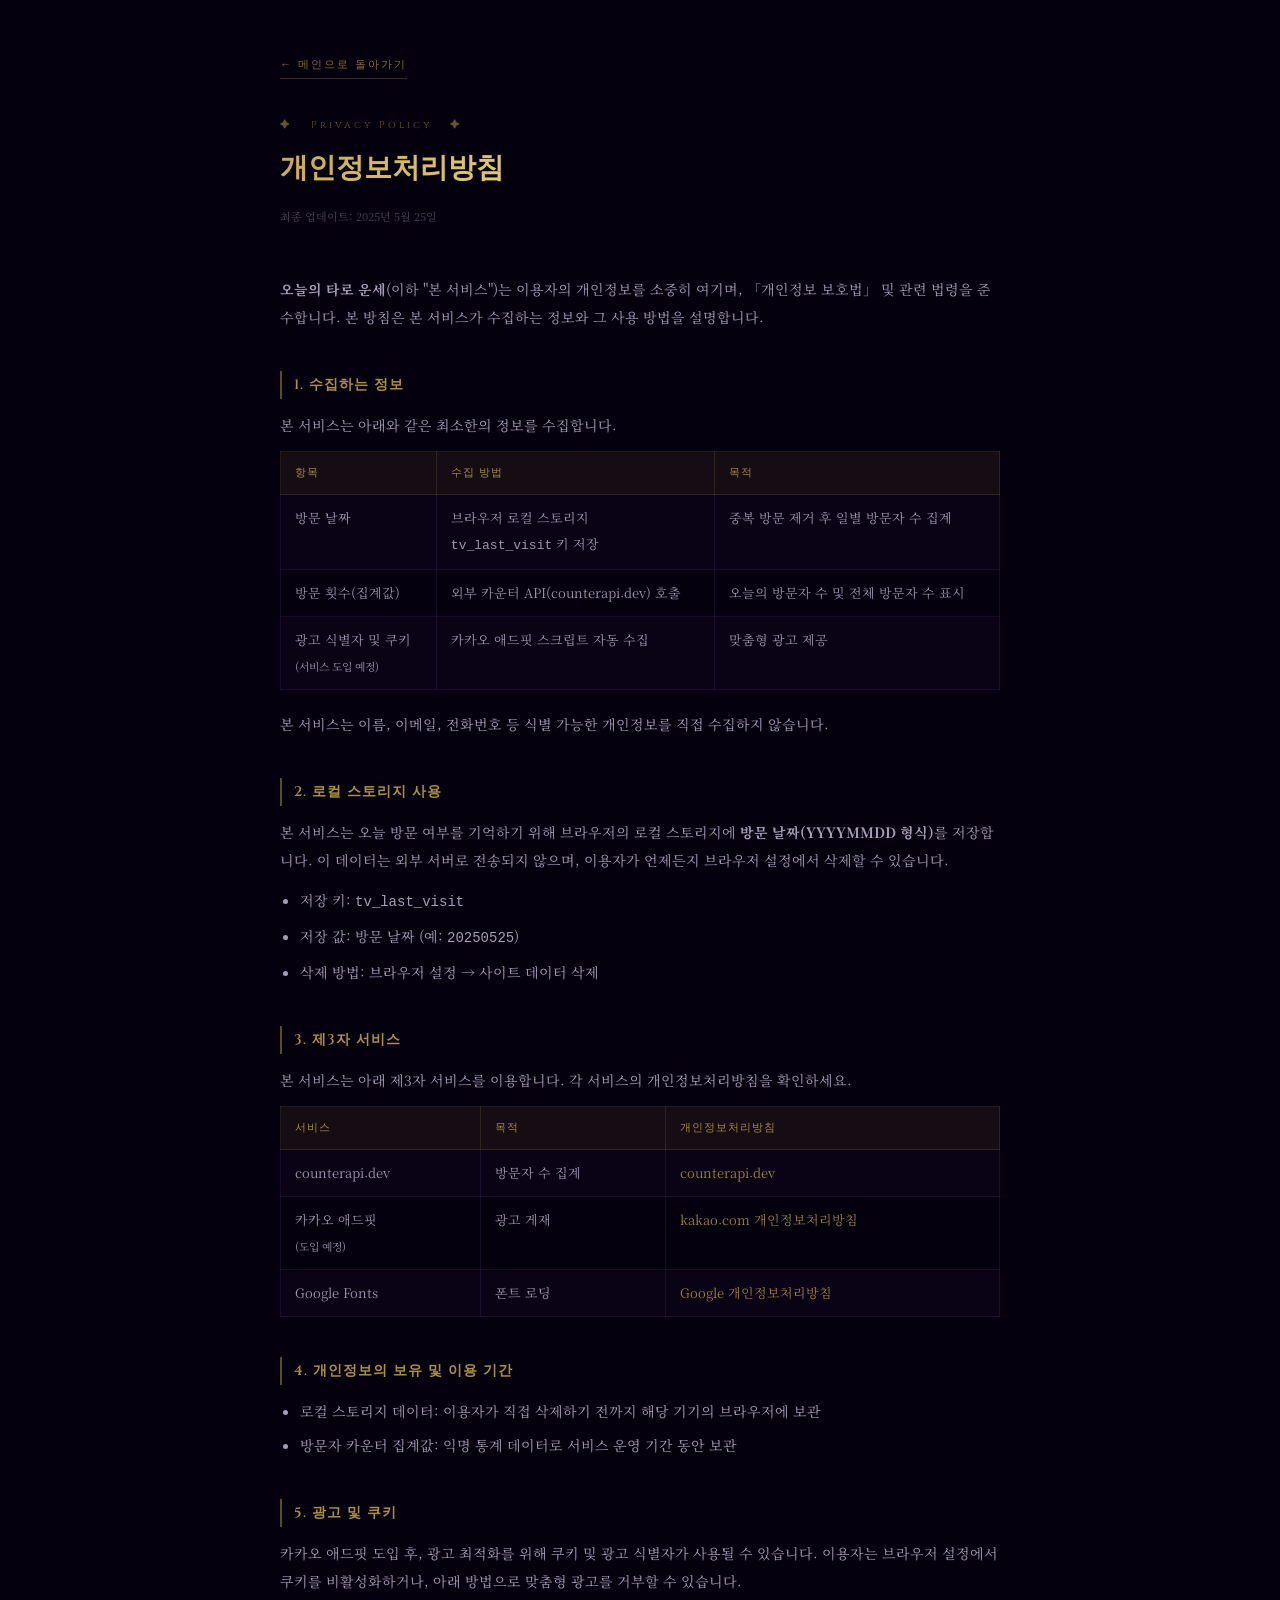
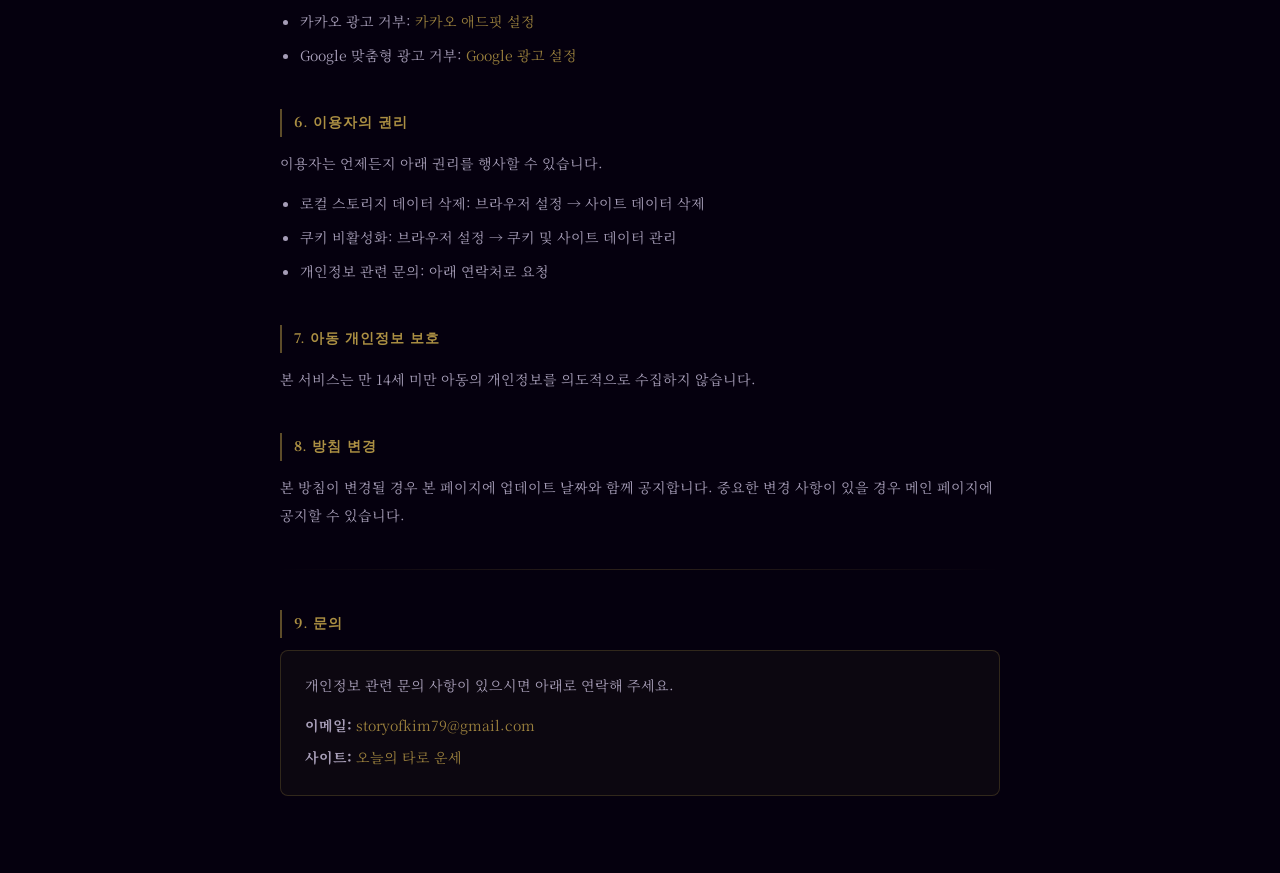
<file: privacy.html>
<!DOCTYPE html>
<html lang="ko">
<head>
<meta charset="UTF-8">
<meta name="viewport" content="width=device-width, initial-scale=1.0">
<title>개인정보처리방침 | 오늘의 타로 운세</title>
<meta name="description" content="오늘의 타로 운세 개인정보처리방침. 수집 정보, 이용 목적, 제3자 제공 및 이용자 권리를 안내합니다.">
<meta name="robots" content="noindex,follow">
<link rel="canonical" href="https://chihyoung.github.io/tarot-fortune/privacy.html">
<!-- Google Analytics -->
<script async src="https://www.googletagmanager.com/gtag/js?id=G-DNCLPB00F5"></script>
<script>
  window.dataLayer = window.dataLayer || [];
  function gtag(){dataLayer.push(arguments);}
  gtag('js', new Date());
  gtag('config', 'G-DNCLPB00F5');
</script>
<link href="https://fonts.googleapis.com/css2?family=Cinzel:wght@400;600&family=Noto+Serif+KR:wght@300;400;600&display=swap" rel="stylesheet">
<style>
  *{box-sizing:border-box;margin:0;padding:0}
  body{
    background:#05000e;
    color:rgba(220,210,240,.82);
    font-family:'Noto Serif KR',serif;
    font-size:14px;line-height:2;
    padding:48px 20px 80px;
  }
  .wrap{max-width:720px;margin:0 auto}
  .back-link{
    display:inline-block;margin-bottom:36px;
    font-family:'Cinzel',serif;font-size:11px;letter-spacing:2px;
    color:rgba(201,168,76,.65);text-decoration:none;
    border-bottom:1px solid rgba(201,168,76,.25);padding-bottom:2px;
    transition:color .2s,border-color .2s;
  }
  .back-link:hover{color:rgba(201,168,76,1);border-color:rgba(201,168,76,.7)}
  h1{
    font-family:'Cinzel',serif;font-size:clamp(20px,4vw,28px);font-weight:600;
    background:linear-gradient(135deg,#c9a84c 0%,#ead98b 50%,#c9a84c 100%);
    -webkit-background-clip:text;-webkit-text-fill-color:transparent;
    background-clip:text;
    margin-bottom:8px;
  }
  .eyebrow{
    font-family:'Cinzel',serif;font-size:10px;letter-spacing:3px;
    color:rgba(201,168,76,.5);margin-bottom:6px;
  }
  .updated{font-size:11px;color:rgba(184,168,208,.4);margin-bottom:48px}
  h2{
    font-family:'Cinzel',serif;font-size:14px;font-weight:600;letter-spacing:1px;
    color:rgba(201,168,76,.85);
    margin:40px 0 12px;
    padding-left:12px;
    border-left:2px solid rgba(201,168,76,.45);
  }
  p{color:rgba(220,210,240,.75);margin-bottom:12px}
  ul{padding-left:20px;margin-bottom:12px}
  li{color:rgba(220,210,240,.75);margin-bottom:6px}
  table{width:100%;border-collapse:collapse;margin:12px 0 20px;font-size:13px}
  th{
    background:rgba(201,168,76,.08);color:rgba(201,168,76,.8);
    font-family:'Cinzel',serif;font-size:11px;font-weight:400;letter-spacing:1px;
    padding:10px 14px;text-align:left;
    border:1px solid rgba(201,168,76,.15);
  }
  td{
    padding:10px 14px;color:rgba(220,210,240,.7);
    border:1px solid rgba(120,80,200,.15);
    vertical-align:top;
  }
  tr:nth-child(even) td{background:rgba(120,80,200,.04)}
  .divider{
    width:100%;height:1px;
    background:linear-gradient(90deg,transparent,rgba(201,168,76,.2),transparent);
    margin:40px 0;
  }
  a{color:rgba(201,168,76,.75);text-decoration:none}
  a:hover{color:rgba(201,168,76,1)}
  .contact-box{
    border:1px solid rgba(201,168,76,.2);border-radius:8px;
    padding:20px 24px;background:rgba(201,168,76,.04);
    margin-top:12px;
  }
  .contact-box p{margin-bottom:4px}
</style>
</head>
<body>
<div class="wrap">
  <a class="back-link" href="./index.html?skip=1">← 메인으로 돌아가기</a>

  <div class="eyebrow">✦ &nbsp; Privacy Policy &nbsp; ✦</div>
  <h1>개인정보처리방침</h1>
  <p class="updated">최종 업데이트: 2025년 5월 25일</p>

  <p>
    <strong>오늘의 타로 운세</strong>(이하 "본 서비스")는 이용자의 개인정보를 소중히 여기며,
    「개인정보 보호법」 및 관련 법령을 준수합니다.
    본 방침은 본 서비스가 수집하는 정보와 그 사용 방법을 설명합니다.
  </p>

  <h2>1. 수집하는 정보</h2>
  <p>본 서비스는 아래와 같은 최소한의 정보를 수집합니다.</p>
  <table>
    <tr><th>항목</th><th>수집 방법</th><th>목적</th></tr>
    <tr>
      <td>방문 날짜</td>
      <td>브라우저 로컬 스토리지<br><code>tv_last_visit</code> 키 저장</td>
      <td>중복 방문 제거 후 일별 방문자 수 집계</td>
    </tr>
    <tr>
      <td>방문 횟수(집계값)</td>
      <td>외부 카운터 API(counterapi.dev) 호출</td>
      <td>오늘의 방문자 수 및 전체 방문자 수 표시</td>
    </tr>
    <tr>
      <td>광고 식별자 및 쿠키<br><small>(서비스 도입 예정)</small></td>
      <td>카카오 애드핏 스크립트 자동 수집</td>
      <td>맞춤형 광고 제공</td>
    </tr>
  </table>
  <p>
    본 서비스는 이름, 이메일, 전화번호 등 식별 가능한 개인정보를 직접 수집하지 않습니다.
  </p>

  <h2>2. 로컬 스토리지 사용</h2>
  <p>
    본 서비스는 오늘 방문 여부를 기억하기 위해 브라우저의 로컬 스토리지에
    <strong>방문 날짜(YYYYMMDD 형식)</strong>를 저장합니다.
    이 데이터는 외부 서버로 전송되지 않으며, 이용자가 언제든지 브라우저 설정에서 삭제할 수 있습니다.
  </p>
  <ul>
    <li>저장 키: <code>tv_last_visit</code></li>
    <li>저장 값: 방문 날짜 (예: <code>20250525</code>)</li>
    <li>삭제 방법: 브라우저 설정 → 사이트 데이터 삭제</li>
  </ul>

  <h2>3. 제3자 서비스</h2>
  <p>본 서비스는 아래 제3자 서비스를 이용합니다. 각 서비스의 개인정보처리방침을 확인하세요.</p>
  <table>
    <tr><th>서비스</th><th>목적</th><th>개인정보처리방침</th></tr>
    <tr>
      <td>counterapi.dev</td>
      <td>방문자 수 집계</td>
      <td><a href="https://counterapi.dev" target="_blank" rel="noopener">counterapi.dev</a></td>
    </tr>
    <tr>
      <td>카카오 애드핏<br><small>(도입 예정)</small></td>
      <td>광고 게재</td>
      <td><a href="https://adfit.kakao.com/info/privacy" target="_blank" rel="noopener">kakao.com 개인정보처리방침</a></td>
    </tr>
    <tr>
      <td>Google Fonts</td>
      <td>폰트 로딩</td>
      <td><a href="https://policies.google.com/privacy" target="_blank" rel="noopener">Google 개인정보처리방침</a></td>
    </tr>
  </table>

  <h2>4. 개인정보의 보유 및 이용 기간</h2>
  <ul>
    <li>로컬 스토리지 데이터: 이용자가 직접 삭제하기 전까지 해당 기기의 브라우저에 보관</li>
    <li>방문자 카운터 집계값: 익명 통계 데이터로 서비스 운영 기간 동안 보관</li>
  </ul>

  <h2>5. 광고 및 쿠키</h2>
  <p>
    카카오 애드핏 도입 후, 광고 최적화를 위해 쿠키 및 광고 식별자가 사용될 수 있습니다.
    이용자는 브라우저 설정에서 쿠키를 비활성화하거나, 아래 방법으로 맞춤형 광고를 거부할 수 있습니다.
  </p>
  <ul>
    <li>카카오 광고 거부: <a href="https://adfit.kakao.com" target="_blank" rel="noopener">카카오 애드핏 설정</a></li>
    <li>Google 맞춤형 광고 거부: <a href="https://adssettings.google.com" target="_blank" rel="noopener">Google 광고 설정</a></li>
  </ul>

  <h2>6. 이용자의 권리</h2>
  <p>이용자는 언제든지 아래 권리를 행사할 수 있습니다.</p>
  <ul>
    <li>로컬 스토리지 데이터 삭제: 브라우저 설정 → 사이트 데이터 삭제</li>
    <li>쿠키 비활성화: 브라우저 설정 → 쿠키 및 사이트 데이터 관리</li>
    <li>개인정보 관련 문의: 아래 연락처로 요청</li>
  </ul>

  <h2>7. 아동 개인정보 보호</h2>
  <p>
    본 서비스는 만 14세 미만 아동의 개인정보를 의도적으로 수집하지 않습니다.
  </p>

  <h2>8. 방침 변경</h2>
  <p>
    본 방침이 변경될 경우 본 페이지에 업데이트 날짜와 함께 공지합니다.
    중요한 변경 사항이 있을 경우 메인 페이지에 공지할 수 있습니다.
  </p>

  <div class="divider"></div>

  <h2>9. 문의</h2>
  <div class="contact-box">
    <p>개인정보 관련 문의 사항이 있으시면 아래로 연락해 주세요.</p>
    <p style="margin-top:12px"><strong>이메일:</strong> <a href="mailto:storyofkim79@gmail.com">storyofkim79@gmail.com</a></p>
    <p><strong>사이트:</strong> <a href="https://chihyoung.github.io/tarot-fortune" target="_blank" rel="noopener">오늘의 타로 운세</a></p>
  </div>

</div>
</body>
</html>
</file>
<file: style.css>
﻿*,*::before,*::after{box-sizing:border-box;margin:0;padding:0}
:root{
  --gold:#c9a84c;--gold-l:#f0d87a;--gold-d:#7a5e20;
  --pur:#7b2d8b;--pur-l:#a355b8;
  --txt:#f0e6ff;--txt2:#b8a8d0;
  --cw:250px;--ch:426px;
}
body{background:#05000f;color:var(--txt);font-family:'Noto Serif KR',serif;min-height:100vh;overflow-x:hidden}

/* ── intro overlay ── */
.intro-overlay{
  position:fixed;inset:0;z-index:900;
  background:linear-gradient(160deg,rgba(5,0,14,.97) 0%,rgba(16,2,38,.97) 55%,rgba(7,0,18,.97) 100%);
  display:flex;align-items:center;justify-content:center;
  transition:opacity .65s ease;
}
.intro-overlay.intro-hiding{opacity:0;pointer-events:none}
.intro-inner{text-align:center;padding:0 28px;max-width:480px;width:100%}
.intro-eyebrow{
  font-family:'Cinzel',serif;font-size:9px;letter-spacing:5px;
  color:rgba(201,168,76,.5);text-transform:uppercase;margin-bottom:22px;
}
.intro-title{
  font-family:'Cinzel',serif;font-size:clamp(22px,5.5vw,32px);font-weight:600;
  margin-bottom:14px;
  background:linear-gradient(135deg,#c9a84c 0%,#ead98b 50%,#c9a84c 100%);
  -webkit-background-clip:text;-webkit-text-fill-color:transparent;
  background-clip:text;background-size:200%;animation:shim 5s linear infinite;
}
.intro-sub{
  font-family:'Noto Serif KR',serif;font-size:13px;
  color:rgba(184,168,208,.62);margin-bottom:44px;letter-spacing:.5px;line-height:2;
}
.intro-hint{
  font-family:'Cinzel',serif;font-size:9px;letter-spacing:3px;
  color:rgba(201,168,76,.38);margin-bottom:28px;transition:opacity .4s;
}
.shuffle-deck{
  position:relative;
  width:min(160px,38vw);height:min(260px,62vw);
  margin:0 auto 28px;cursor:pointer;
  overflow:visible;
  animation:deck-levitate 3.5s ease-in-out infinite;
}
.shuffle-card{
  position:absolute;
  width:min(138px,33vw);height:min(228px,55vw);
  border-radius:10px;
  top:0;left:50%;margin-left:max(-69px,-16.5vw);
  background:linear-gradient(155deg,rgba(28,4,58,.98) 0%,rgba(7,0,18,.99) 100%);
  border:1px solid rgba(201,168,76,.68);
  box-shadow:0 10px 40px rgba(0,0,0,.7);
  transition:transform .42s cubic-bezier(.25,.46,.45,.94),opacity .5s;
  background-image:repeating-linear-gradient(
    45deg,rgba(201,168,76,.07) 0,rgba(201,168,76,.07) 1px,transparent 1px,transparent 9px
  );
  animation:card-glow 3.2s ease-in-out infinite;
  z-index:1;
}
.shuffle-card::before{
  content:'';position:absolute;inset:7px;border-radius:6px;
  border:1px solid rgba(201,168,76,.28);
}
.shuffle-card::after{
  content:'✦';position:absolute;top:50%;left:50%;
  transform:translate(-50%,-50%);
  color:rgba(201,168,76,.45);font-size:clamp(28px,7vw,36px);
  text-shadow:0 0 12px rgba(201,168,76,.6);
}
/* ── Deck light effects ── */
.deck-glow{
  position:absolute;
  width:360px;height:360px;
  top:50%;left:50%;
  pointer-events:none;z-index:0;
  background:radial-gradient(ellipse at center,
    rgba(201,168,76,.55) 0%,
    rgba(201,168,76,.22) 20%,
    rgba(120,55,220,.1) 44%,
    transparent 65%
  );
  animation:deck-glow-pulse 2.6s ease-in-out infinite;
}
.deck-halo{
  position:absolute;
  width:620px;height:620px;
  top:50%;left:50%;
  pointer-events:none;z-index:0;
  background:conic-gradient(
    from 0deg,
    transparent 0deg,   rgba(201,168,76,.32)  7deg, transparent 14deg,
    transparent 38deg,  rgba(255,228,120,.2)  44deg, transparent 50deg,
    transparent 72deg,  rgba(201,168,76,.32)  79deg, transparent 86deg,
    transparent 108deg, rgba(255,228,120,.2) 114deg, transparent 120deg,
    transparent 144deg, rgba(201,168,76,.32) 151deg, transparent 158deg,
    transparent 180deg, rgba(255,228,120,.2) 186deg, transparent 192deg,
    transparent 216deg, rgba(201,168,76,.32) 223deg, transparent 230deg,
    transparent 252deg, rgba(255,228,120,.2) 258deg, transparent 264deg,
    transparent 288deg, rgba(201,168,76,.32) 295deg, transparent 302deg,
    transparent 324deg, rgba(255,228,120,.2) 330deg, transparent 336deg
  );
  mask-image:radial-gradient(circle,transparent 11%,rgba(0,0,0,.95) 21%,rgba(0,0,0,.5) 52%,transparent 68%);
  -webkit-mask-image:radial-gradient(circle,transparent 11%,rgba(0,0,0,.95) 21%,rgba(0,0,0,.5) 52%,transparent 68%);
  animation:deck-halo-spin 22s linear infinite;
}
.deck-particle{
  position:absolute;
  width:3px;height:3px;
  border-radius:50%;
  background:rgba(255,228,100,1);
  box-shadow:0 0 5px 2px rgba(201,168,76,.85);
  pointer-events:none;z-index:2;
  animation:particle-drift var(--dur,3s) var(--delay,0s) ease-in-out infinite;
}
@keyframes deck-levitate{
  0%,100%{transform:translateY(0)}
  50%{transform:translateY(-9px)}
}
@keyframes deck-glow-pulse{
  0%,100%{opacity:.6;transform:translate(-50%,-50%) scale(1)}
  50%{opacity:1;transform:translate(-50%,-50%) scale(1.24)}
}
@keyframes deck-halo-spin{
  from{transform:translate(-50%,-50%) rotate(0deg)}
  to{transform:translate(-50%,-50%) rotate(360deg)}
}
@keyframes card-back-pulse{
  0%,100%{box-shadow:0 0 0 1px rgba(160,60,255,.75),0 0 14px 5px rgba(140,40,220,.95),0 0 36px 12px rgba(120,20,200,.7),0 0 72px 22px rgba(100,0,185,.45),0 0 120px 38px rgba(80,0,160,.22),inset 0 0 28px rgba(160,80,255,.1)}
  50%{box-shadow:0 0 0 2px rgba(195,100,255,1),0 0 22px 9px rgba(165,55,235,1),0 0 55px 20px rgba(145,30,215,.85),0 0 100px 32px rgba(115,5,195,.6),0 0 155px 50px rgba(90,0,170,.32),inset 0 0 40px rgba(185,110,255,.16)}
}
@keyframes card-shimmer{
  0%{transform:translateX(-220%) skewX(-14deg);opacity:0}
  12%{opacity:1}
  68%{transform:translateX(310%) skewX(-14deg);opacity:.75}
  100%{transform:translateX(310%) skewX(-14deg);opacity:0}
}
@keyframes card-glow{
  0%,100%{box-shadow:0 10px 40px rgba(0,0,0,.7),0 0 10px rgba(201,168,76,.1)}
  50%{box-shadow:0 10px 40px rgba(0,0,0,.7),0 0 34px rgba(201,168,76,.45),0 0 68px rgba(201,168,76,.14)}
}
@keyframes particle-drift{
  0%{transform:translate(0,0) scale(0);opacity:0}
  15%{opacity:1;transform:translate(calc(var(--dx)*.2),calc(var(--dy)*.2)) scale(1.7)}
  80%{opacity:.5;transform:translate(var(--dx),var(--dy)) scale(.85)}
  100%{transform:translate(var(--dx),calc(var(--dy) - 26px)) scale(0);opacity:0}
}

/* ── card spread ── */
.spread-overlay{
  position:fixed;inset:0;z-index:890;
  background:linear-gradient(160deg,rgba(5,0,14,.97) 0%,rgba(16,2,38,.97) 55%,rgba(7,0,18,.97) 100%);
  display:none;align-items:center;justify-content:center;
  opacity:0;transition:opacity 1.6s ease;
}
.spread-overlay.spread-visible{opacity:1}
.spread-overlay.spread-hiding{opacity:0;pointer-events:none}
.spread-inner{text-align:center;padding:0 20px;max-width:520px;width:100%}
.spread-title{
  font-family:'Cinzel',serif;font-size:clamp(18px,4.5vw,26px);font-weight:600;
  margin-bottom:10px;
  background:linear-gradient(135deg,#c9a84c 0%,#ead98b 50%,#c9a84c 100%);
  -webkit-background-clip:text;-webkit-text-fill-color:transparent;
  background-clip:text;background-size:200%;animation:shim 5s linear infinite;
}
.spread-sub{
  font-family:'Noto Serif KR',serif;font-size:12px;
  color:rgba(184,168,208,.58);margin-bottom:32px;letter-spacing:.5px;line-height:2;
}
.spread-cards{
  position:relative;
  margin:8px auto 20px;
  flex-shrink:0;
}
.spread-slot{
  position:absolute;cursor:pointer;
  transition:transform .32s cubic-bezier(.25,.46,.45,.94),opacity .38s;
}
.spread-card-face{
  border-radius:5px;
  background:linear-gradient(155deg,rgba(28,4,58,.98) 0%,rgba(7,0,18,.99) 100%);
  border:1px solid rgba(201,168,76,.55);
  box-shadow:0 4px 16px rgba(0,0,0,.65);
  display:flex;align-items:center;justify-content:center;
  transition:border-color .3s,box-shadow .3s,transform .32s;
  background-image:repeating-linear-gradient(
    45deg,rgba(201,168,76,.06) 0,rgba(201,168,76,.06) 1px,transparent 1px,transparent 7px
  );
  position:relative;width:100%;height:100%;
  animation:card-glow 3.4s ease-in-out infinite;
}
.spread-card-face::before{
  content:'';position:absolute;inset:3px;border-radius:3px;
  border:1px solid rgba(201,168,76,.2);
}
.spread-card-face::after{
  content:'✦';position:absolute;top:50%;left:50%;
  transform:translate(-50%,-50%);
  color:rgba(201,168,76,.32);font-size:clamp(10px,2.5vw,14px);
  text-shadow:0 0 8px rgba(201,168,76,.5);pointer-events:none;
}
.spread-star{display:none}
.spread-slot:hover .spread-card-face{
  border-color:rgba(201,168,76,.85);
  box-shadow:0 0 18px rgba(201,168,76,.4),0 4px 16px rgba(0,0,0,.65);
}
.spread-slot.selected .spread-card-face{
  border-color:var(--gold);
  box-shadow:0 0 28px rgba(201,168,76,.7),0 4px 20px rgba(0,0,0,.6);
  animation:none;
}
.spread-slot.selected .spread-card-face::after{color:rgba(201,168,76,.9)}
/* ── topic selection ── */
.topic-grid{
  display:grid;grid-template-columns:1fr 1fr;gap:14px;
  width:100%;max-width:380px;margin:0 auto;
}
.topic-slot{
  background:linear-gradient(160deg,rgba(28,5,58,.85),rgba(8,0,20,.92));
  border:1px solid rgba(201,168,76,.28);border-radius:16px;
  padding:26px 12px;text-align:center;cursor:pointer;
  transition:border-color .3s,box-shadow .3s,transform .25s;
}
.topic-slot:hover{
  border-color:rgba(201,168,76,.7);
  box-shadow:0 0 22px rgba(201,168,76,.18);
  transform:translateY(-4px);
}
.topic-sym{
  font-size:26px;color:var(--gold);opacity:.8;margin-bottom:10px;line-height:1;
}
.topic-kr{
  font-family:'Cinzel',serif;font-size:11px;letter-spacing:1.5px;
  color:var(--gold-l);margin-bottom:6px;
}
.topic-desc{
  font-family:'Noto Serif KR',serif;font-size:10px;
  color:rgba(184,168,208,.45);letter-spacing:.3px;
}

.spread-count{
  font-family:'Cinzel',serif;font-size:10px;letter-spacing:3px;
  color:rgba(201,168,76,.5);
  min-height:20px;transition:color .3s;
}
.shuffle-btn{
  background:transparent;
  border:1px solid rgba(201,168,76,.55);color:var(--gold);
  font-family:'Cinzel',serif;font-size:11px;letter-spacing:3px;
  padding:14px 44px;cursor:pointer;border-radius:32px;
  text-transform:uppercase;transition:all .3s;
}
.shuffle-btn:not(:disabled):hover{
  background:rgba(201,168,76,.08);
  box-shadow:0 0 28px rgba(201,168,76,.28);transform:translateY(-2px);
}
.shuffle-btn:disabled{opacity:.6;cursor:default;transform:none}

/* ── stars ── */
#stars{position:fixed;inset:0;pointer-events:none;z-index:0}
.star{position:absolute;background:#fff;border-radius:50%;animation:twinkle var(--d,3s) var(--dl,0s) infinite ease-in-out}
@keyframes twinkle{0%,100%{opacity:.06;transform:scale(1)}50%{opacity:1;transform:scale(1.5)}}

/* ── nebulae ── */
.neb{position:fixed;border-radius:50%;filter:blur(100px);pointer-events:none;z-index:0}
.n1{width:700px;height:700px;background:radial-gradient(circle,rgba(100,30,160,.13) 0%,transparent 70%);top:-200px;left:-200px;animation:ndrift 22s infinite ease-in-out}
.n2{width:600px;height:600px;background:radial-gradient(circle,rgba(20,50,180,.1) 0%,transparent 70%);bottom:-150px;right:-150px;animation:ndrift 28s infinite ease-in-out reverse}
.n3{width:450px;height:450px;background:radial-gradient(circle,rgba(170,40,100,.07) 0%,transparent 70%);top:35%;left:30%;animation:ndrift 19s 6s infinite ease-in-out}
@keyframes ndrift{0%,100%{transform:translate(0,0)}33%{transform:translate(30px,-20px)}66%{transform:translate(-20px,28px)}}

/* ── layout ── */
.wrap{position:relative;z-index:1;max-width:980px;margin:0 auto;padding:44px 20px 70px;text-align:center}

/* ── header ── */
header{margin-bottom:52px}
.tdeco{display:flex;align-items:center;justify-content:center;gap:18px;margin-bottom:14px}
.tline{flex:1;max-width:130px;height:1px;background:linear-gradient(90deg,transparent,var(--gold),transparent)}
.tsym{color:var(--gold);font-size:20px;animation:spin 14s linear infinite;display:inline-block}
@keyframes spin{to{transform:rotate(360deg)}}
h1{font-family:'Cinzel',serif;font-size:clamp(28px,5vw,50px);font-weight:700;
   background:linear-gradient(135deg,#7a5a18,var(--gold-l),var(--gold),#7a5a18);
   background-size:250% auto;-webkit-background-clip:text;-webkit-text-fill-color:transparent;
   background-clip:text;animation:shim 5s linear infinite;letter-spacing:2px;margin-bottom:6px}
@keyframes shim{0%{background-position:0 center}100%{background-position:250% center}}
.sub{font-family:'Cinzel',serif;font-size:11px;color:var(--pur-l);letter-spacing:5px;text-transform:uppercase;margin-bottom:18px}
.date-badge{display:inline-block;padding:6px 22px;border:1px solid rgba(201,168,76,.35);border-radius:24px;font-size:13px;color:var(--gold);letter-spacing:1px}

/* ── instruction ── */
.inst{margin-bottom:44px;font-size:15px;color:var(--txt2);line-height:2}
.inst .hint{font-family:'Cinzel',serif;font-size:10px;color:var(--pur-l);letter-spacing:4px;margin-top:6px}

/* ── grid ── */
.grid{display:flex;justify-content:center;gap:30px;flex-wrap:wrap;margin-bottom:52px;transition:opacity .4s}
.slot{display:flex;flex-direction:column;align-items:center;gap:13px}
.pos-lbl{font-family:'Cinzel',serif;font-size:10px;letter-spacing:4px;color:var(--gold-d);text-transform:uppercase}

/* ── card container ── */
.card{width:var(--cw);height:var(--ch);perspective:1200px;cursor:pointer;position:relative}
.inner{width:100%;height:100%;position:relative;transform-style:preserve-3d;transition:transform .75s cubic-bezier(.4,.1,.2,1)}
.card.flipped .inner{transform:rotateY(180deg)}
.card:not(.flipped):hover .inner{transform:rotateY(16deg) translateY(-10px) scale(1.04)}

/* ── card faces ── */
.face{position:absolute;inset:0;backface-visibility:hidden;-webkit-backface-visibility:hidden;border-radius:14px;overflow:hidden}

/* back */
.back{border:1px solid rgba(201,168,76,.5);transition:box-shadow .35s,border-color .35s}
.card:not(.flipped):hover .back{
  border-color:rgba(160,60,255,.9);
  box-shadow:
    0 0 0 1px rgba(160,60,255,.75),
    0 0 14px 5px rgba(140,40,220,.95),
    0 0 36px 12px rgba(120,20,200,.7),
    0 0 72px 22px rgba(100,0,185,.45),
    0 0 120px 38px rgba(80,0,160,.22),
    inset 0 0 28px rgba(160,80,255,.1);
  animation:card-back-pulse 1.5s ease-in-out infinite;
}
/* 내부 보라 틴트 오버레이 */
.card:not(.flipped):hover .back::before{
  content:'';position:absolute;inset:0;border-radius:13px;
  background:radial-gradient(ellipse at 50% 30%,rgba(170,70,255,.14) 0%,rgba(120,20,200,.06) 55%,transparent 78%);
  pointer-events:none;z-index:1;
}
/* 빛 스윕 shimmer */
.card:not(.flipped):hover .back::after{
  content:'';position:absolute;top:0;left:0;
  width:55%;height:100%;
  background:linear-gradient(105deg,transparent,rgba(210,130,255,.14) 42%,rgba(245,185,255,.28) 50%,rgba(210,130,255,.14) 58%,transparent);
  transform:translateX(-220%) skewX(-14deg);
  animation:card-shimmer 2.4s ease-in-out infinite;
  pointer-events:none;z-index:2;
}

/* front */
.front{transform:rotateY(180deg);border:1px solid rgba(201,168,76,.55);background:#060012}
.front.reversed .art-wrap{transform:rotate(180deg)}
.front.reversed .art-img{object-position:center bottom}
.card.flipped .front{box-shadow:0 0 36px rgba(201,168,76,.28),0 -12px 28px rgba(201,168,76,.14)}

/* 이미지/SVG가 카드 전체를 채움 */
.art-wrap{position:absolute;inset:0;overflow:hidden}
.art-wrap svg{width:100%;height:100%;display:block;object-fit:cover}
.art-img{position:absolute;inset:0;width:100%;height:100%;object-fit:contain;object-position:center top;display:none;background:#060012}
.back-img{position:absolute;inset:0;width:100%;height:100%;object-fit:cover;display:none;border-radius:13px}

/* 텍스트 정보: 하단 그라데이션 오버레이 */
.card-info{
  position:absolute;bottom:0;left:0;right:0;
  display:flex;flex-direction:column;align-items:center;justify-content:flex-end;
  padding:14px 12px 14px;
  background:linear-gradient(to bottom,transparent 0%,rgba(2,0,10,.88) 22%,rgba(2,0,8,.98) 100%);
  pointer-events:none;
}
.cname-kr{font-family:'Noto Serif KR',serif;font-size:17px;font-weight:600;color:var(--gold-l);line-height:1.3}
.cname-en{font-family:'Cinzel',serif;font-size:10px;color:var(--gold-d);letter-spacing:2px;text-transform:uppercase;margin-bottom:4px}
.ckw{font-size:11px;color:var(--pur-l);letter-spacing:.5px;text-align:center;margin-bottom:5px}
.cdiv{width:90%;height:1px;background:linear-gradient(90deg,transparent,rgba(201,168,76,.4),transparent);margin:4px 0}
.cmsg{font-size:11px;color:var(--txt2);line-height:1.7;text-align:center;margin-bottom:4px}
.corient{font-family:'Cinzel',serif;font-size:7.5px;color:var(--gold-d);letter-spacing:1px}
.corient.rev{color:#c06070}

/* ── summary ── */
.summary{display:none;position:relative;margin-bottom:52px;}
.summary.on{display:block;animation:risein .9s cubic-bezier(.2,.8,.3,1)}
@keyframes risein{from{opacity:0;transform:translateY(36px) scale(.97)}to{opacity:1;transform:translateY(0) scale(1)}}

.sum-outer{
  position:relative;
  background:linear-gradient(160deg,rgba(30,4,60,.96) 0%,rgba(8,0,22,.98) 60%,rgba(20,2,40,.96) 100%);
  border:1px solid rgba(201,168,76,.4);
  border-radius:20px;
  padding:48px 52px 44px;
  overflow:hidden;
}
.sum-outer::before{
  content:'';position:absolute;inset:0;border-radius:20px;
  background:radial-gradient(ellipse 70% 60% at 50% 0%,rgba(201,168,76,.10) 0%,transparent 70%);
  pointer-events:none;
}
.sum-outer::after{
  content:'';position:absolute;top:0;left:50%;transform:translateX(-50%);
  width:70%;height:1px;
  background:linear-gradient(90deg,transparent,rgba(201,168,76,.7),transparent);
}
.sum-corner{position:absolute;width:22px;height:22px;border-color:rgba(201,168,76,.55);border-style:solid}
.sum-corner.tl{top:14px;left:14px;border-width:1px 0 0 1px}
.sum-corner.tr{top:14px;right:14px;border-width:1px 1px 0 0}
.sum-corner.bl{bottom:14px;left:14px;border-width:0 0 1px 1px}
.sum-corner.br{bottom:14px;right:14px;border-width:0 1px 1px 0}

.sum-eyebrow{font-family:'Cinzel',serif;font-size:9px;letter-spacing:6px;color:rgba(201,168,76,.55);text-transform:uppercase;margin-bottom:18px}
.sum-title{
  font-family:'Cinzel',serif;font-size:clamp(18px,3vw,26px);font-weight:700;letter-spacing:2px;
  background:linear-gradient(135deg,#8a6820,var(--gold-l),#ffe89a,var(--gold),#8a6820);
  background-size:300% auto;-webkit-background-clip:text;-webkit-text-fill-color:transparent;
  background-clip:text;animation:shim 6s linear infinite;
  margin-bottom:22px;line-height:1.4;
}
.sum-divider{display:flex;align-items:center;gap:14px;margin:0 auto 26px;max-width:380px}
.sum-divider span{flex:1;height:1px;background:linear-gradient(90deg,transparent,rgba(201,168,76,.45),transparent)}
.sum-divider i{color:var(--gold);font-style:normal;font-size:13px;opacity:.8}
.sum-text{color:#ddd0f5;font-weight:300}
.sum-block{margin-bottom:24px}
.sum-block:last-child{margin-bottom:0}
.sum-pos-lbl{font-family:'Cinzel',serif;font-size:clamp(10px,1.5vw,12px);letter-spacing:2.5px;color:rgba(212,175,128,.8);margin-bottom:8px}
.sum-pos-txt{font-size:clamp(14px,2vw,16px);line-height:2;letter-spacing:.3px}
.sum-rv{font-size:10px;color:rgba(255,130,130,.75);letter-spacing:1px;vertical-align:middle;margin-left:2px}
.sum-glow{
  position:absolute;bottom:-60px;left:50%;transform:translateX(-50%);
  width:300px;height:120px;
  background:radial-gradient(ellipse,rgba(123,45,139,.22) 0%,transparent 70%);
  pointer-events:none;
}

/* ── button ── */
.btn{background:transparent;border:1px solid rgba(201,168,76,.45);color:var(--gold);
  font-family:'Cinzel',serif;font-size:12px;letter-spacing:4px;padding:15px 48px;
  cursor:pointer;border-radius:32px;text-transform:uppercase;transition:all .3s;position:relative;overflow:hidden}
.btn::before{content:'';position:absolute;inset:0;background:linear-gradient(135deg,rgba(201,168,76,.08),rgba(120,40,160,.08));opacity:0;transition:opacity .3s}
.btn:hover{border-color:var(--gold);box-shadow:0 0 26px rgba(201,168,76,.32);transform:translateY(-3px)}
.btn:hover::before{opacity:1}
.btn:active{transform:translateY(-1px)}

.share-btn{font-size:11px;padding:12px 32px;border-color:rgba(138,90,200,.5);color:rgba(200,170,255,.85)}
.share-btn:hover{border-color:rgba(180,130,255,.8);box-shadow:0 0 26px rgba(138,90,200,.35)}

.share-toast{
  position:fixed;bottom:100px;left:50%;
  transform:translateX(-50%) translateY(10px);
  background:rgba(18,8,36,.96);color:#c9a84c;
  border:1px solid rgba(201,168,76,.4);border-radius:24px;
  padding:12px 24px;font-size:13px;letter-spacing:.5px;
  font-family:'Noto Serif KR',serif;z-index:9999;pointer-events:none;
  opacity:0;transition:opacity .3s,transform .3s;white-space:nowrap
}
.share-toast.show{opacity:1;transform:translateX(-50%) translateY(0)}

footer{margin-top:56px;font-family:'Cinzel',serif;font-size:10px;color:rgba(184,168,208,.22);letter-spacing:2px}
.visitor-counter{margin-top:14px;font-size:11px;color:rgba(201,168,76,.6);letter-spacing:2px;font-family:'Cinzel',serif}

/* ── music button ── */
.music-btn{
  position:fixed;bottom:28px;right:28px;z-index:500;
  width:46px;height:46px;border-radius:50%;
  background:rgba(12,2,28,.82);
  border:1px solid rgba(201,168,76,.4);
  color:rgba(201,168,76,.55);font-size:20px;
  cursor:pointer;
  -webkit-backdrop-filter:blur(6px);backdrop-filter:blur(6px);
  transition:color .3s,border-color .3s,box-shadow .3s;
  display:flex;align-items:center;justify-content:center;
}
.music-btn:hover{color:var(--gold);border-color:rgba(201,168,76,.75)}
.music-btn.playing{
  color:var(--gold);border-color:rgba(201,168,76,.8);
  animation:pulse-music 2.8s ease-in-out infinite;
}
@keyframes pulse-music{
  0%,100%{box-shadow:0 0 8px rgba(201,168,76,.15)}
  50%{box-shadow:0 0 22px rgba(201,168,76,.38)}
}

/* ── ad modal ── */
.ad-modal{
  display:none;position:fixed;inset:0;z-index:999;
  background:rgba(2,0,10,.88);backdrop-filter:blur(8px);-webkit-backdrop-filter:blur(8px);
  align-items:center;justify-content:center;
}
.ad-modal.on{display:flex;animation:fadein .4s ease}
@keyframes fadein{from{opacity:0}to{opacity:1}}
.ad-box{
  position:relative;width:360px;max-width:94vw;
  background:linear-gradient(160deg,rgba(22,4,46,.98),rgba(8,0,20,.99));
  border:1px solid rgba(201,168,76,.45);border-radius:20px;
  padding:36px 28px 30px;text-align:center;
}
.ad-box::before{
  content:'';position:absolute;top:0;left:50%;transform:translateX(-50%);
  width:60%;height:1px;
  background:linear-gradient(90deg,transparent,rgba(201,168,76,.6),transparent);
}
.ad-label{font-family:'Cinzel',serif;font-size:9px;letter-spacing:5px;color:rgba(201,168,76,.45);text-transform:uppercase;margin-bottom:18px}
.ad-slot{
  min-height:100px;background:rgba(255,255,255,.03);border:1px dashed rgba(201,168,76,.2);
  border-radius:10px;margin-bottom:22px;display:flex;align-items:center;justify-content:center;
  overflow:hidden;
}
.ad-slot-hint{font-size:11px;color:rgba(184,168,208,.3);font-family:'Cinzel',serif;letter-spacing:2px}
.ad-countdown{font-family:'Cinzel',serif;font-size:13px;color:var(--txt2);margin-bottom:18px;letter-spacing:1px}
.ad-countdown b{color:var(--gold);font-size:18px}
.ad-skip{
  background:transparent;border:1px solid rgba(201,168,76,.5);color:var(--gold);
  font-family:'Cinzel',serif;font-size:11px;letter-spacing:3px;padding:12px 36px;
  cursor:pointer;border-radius:28px;text-transform:uppercase;transition:all .3s;
  opacity:.4;pointer-events:none;
}
.ad-skip.ready{opacity:1;pointer-events:auto}
.ad-skip.ready:hover{background:rgba(201,168,76,.1);box-shadow:0 0 20px rgba(201,168,76,.28);transform:translateY(-2px)}

/* ── responsive ── */
@media(max-width:860px){
  :root{--cw:200px;--ch:341px}
  .grid{gap:18px}
}
@media(max-width:680px){
  :root{--cw:168px;--ch:286px}
  .grid{gap:12px}
}
@media(max-width:600px){
  :root{--cw:min(300px, 78vw);--ch:min(512px, 133vw)}
  .grid{flex-direction:column;align-items:center;gap:40px}
  .pos-lbl{font-size:11px;letter-spacing:5px}
  .cname-kr{font-size:18px}
  .ckw{font-size:12px}
  .cmsg{font-size:12px}
  .corient{font-size:9px}
  .sum-outer{padding:32px 24px 28px}
  .ad-modal{backdrop-filter:none;-webkit-backdrop-filter:none}
}
</file>
